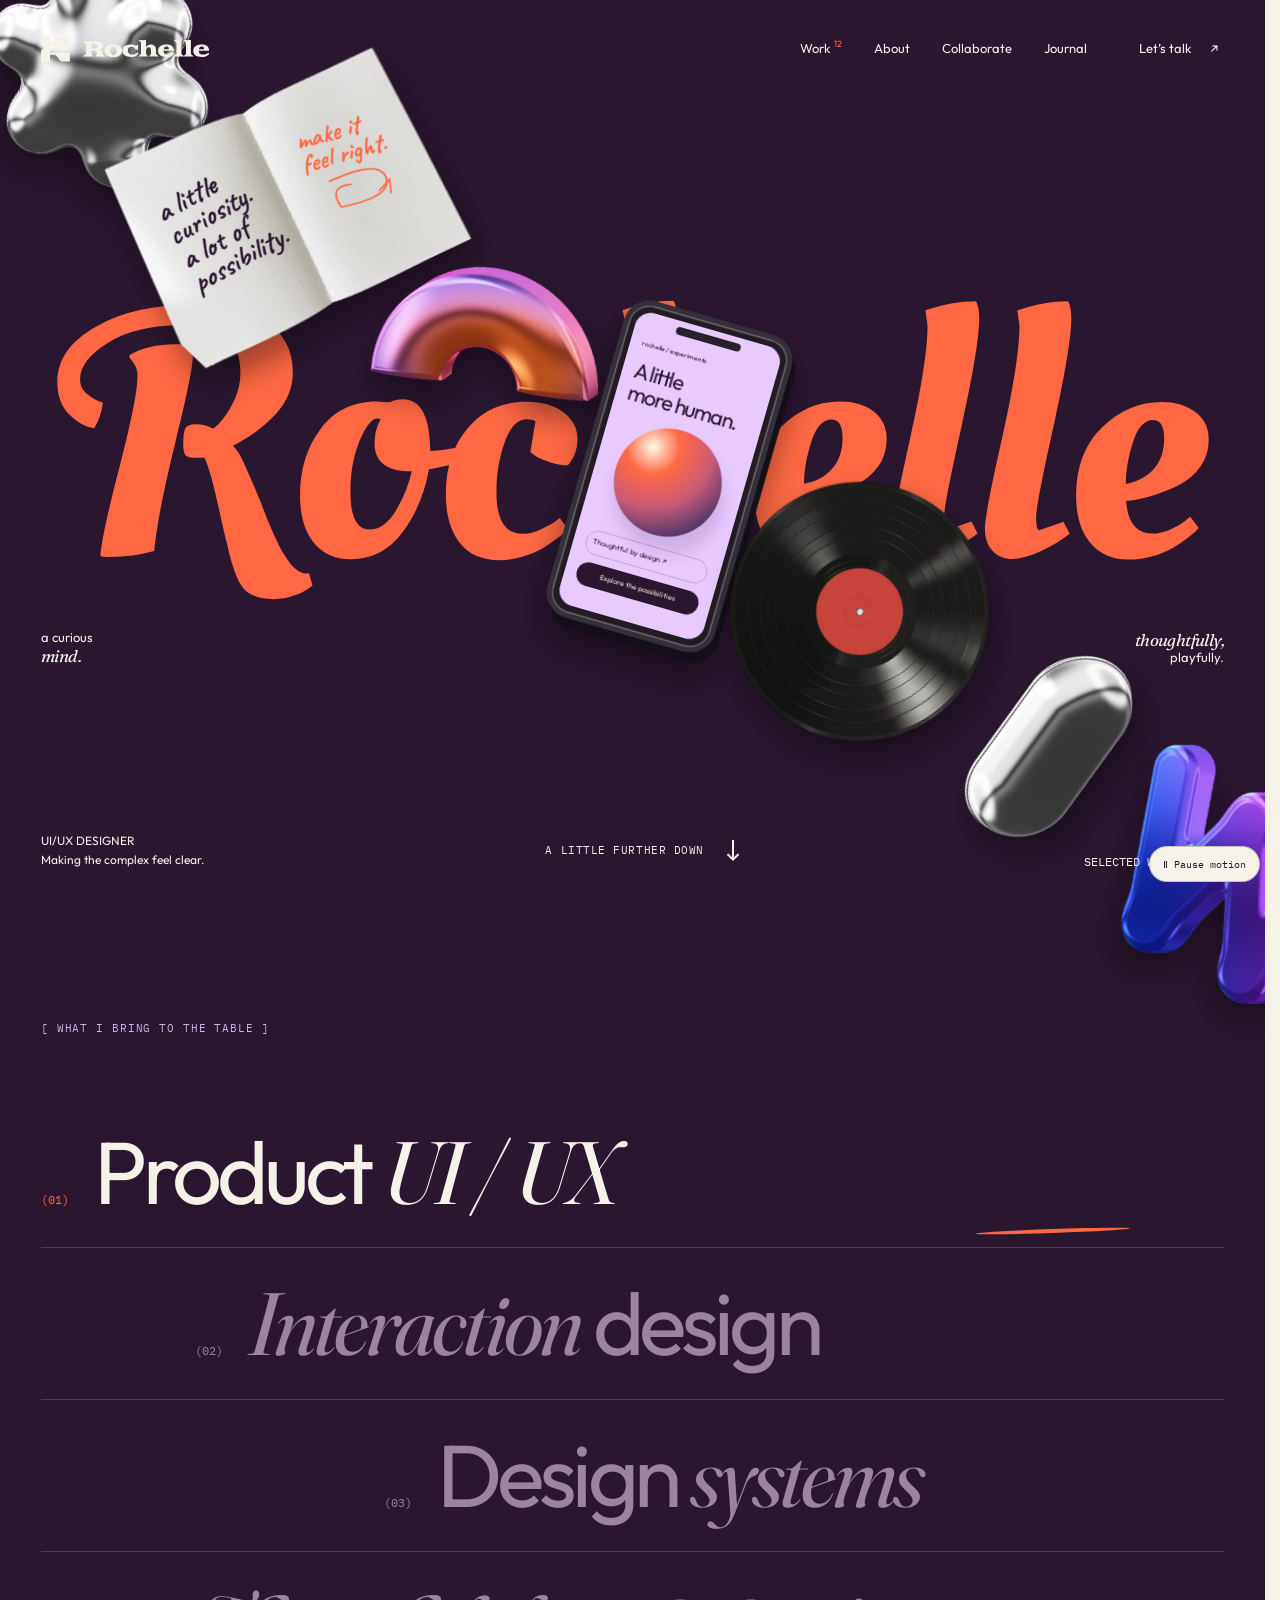
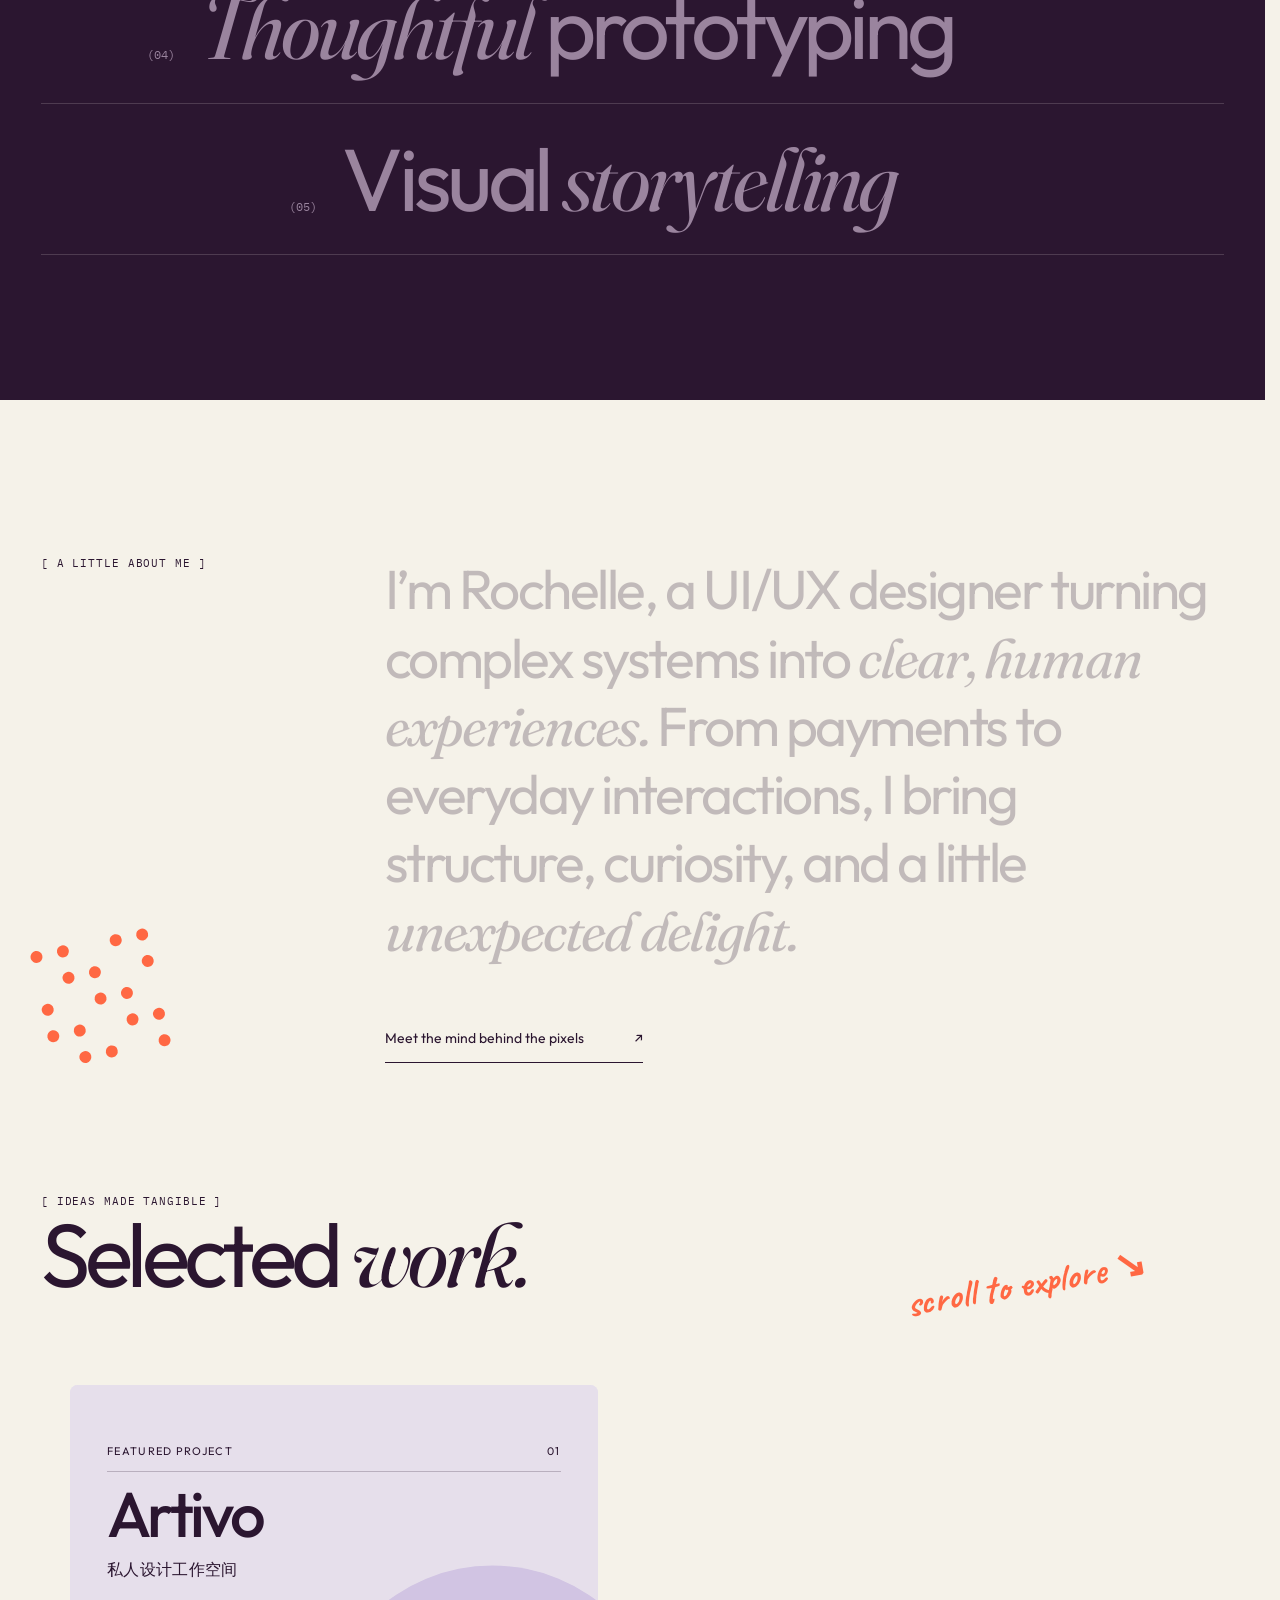
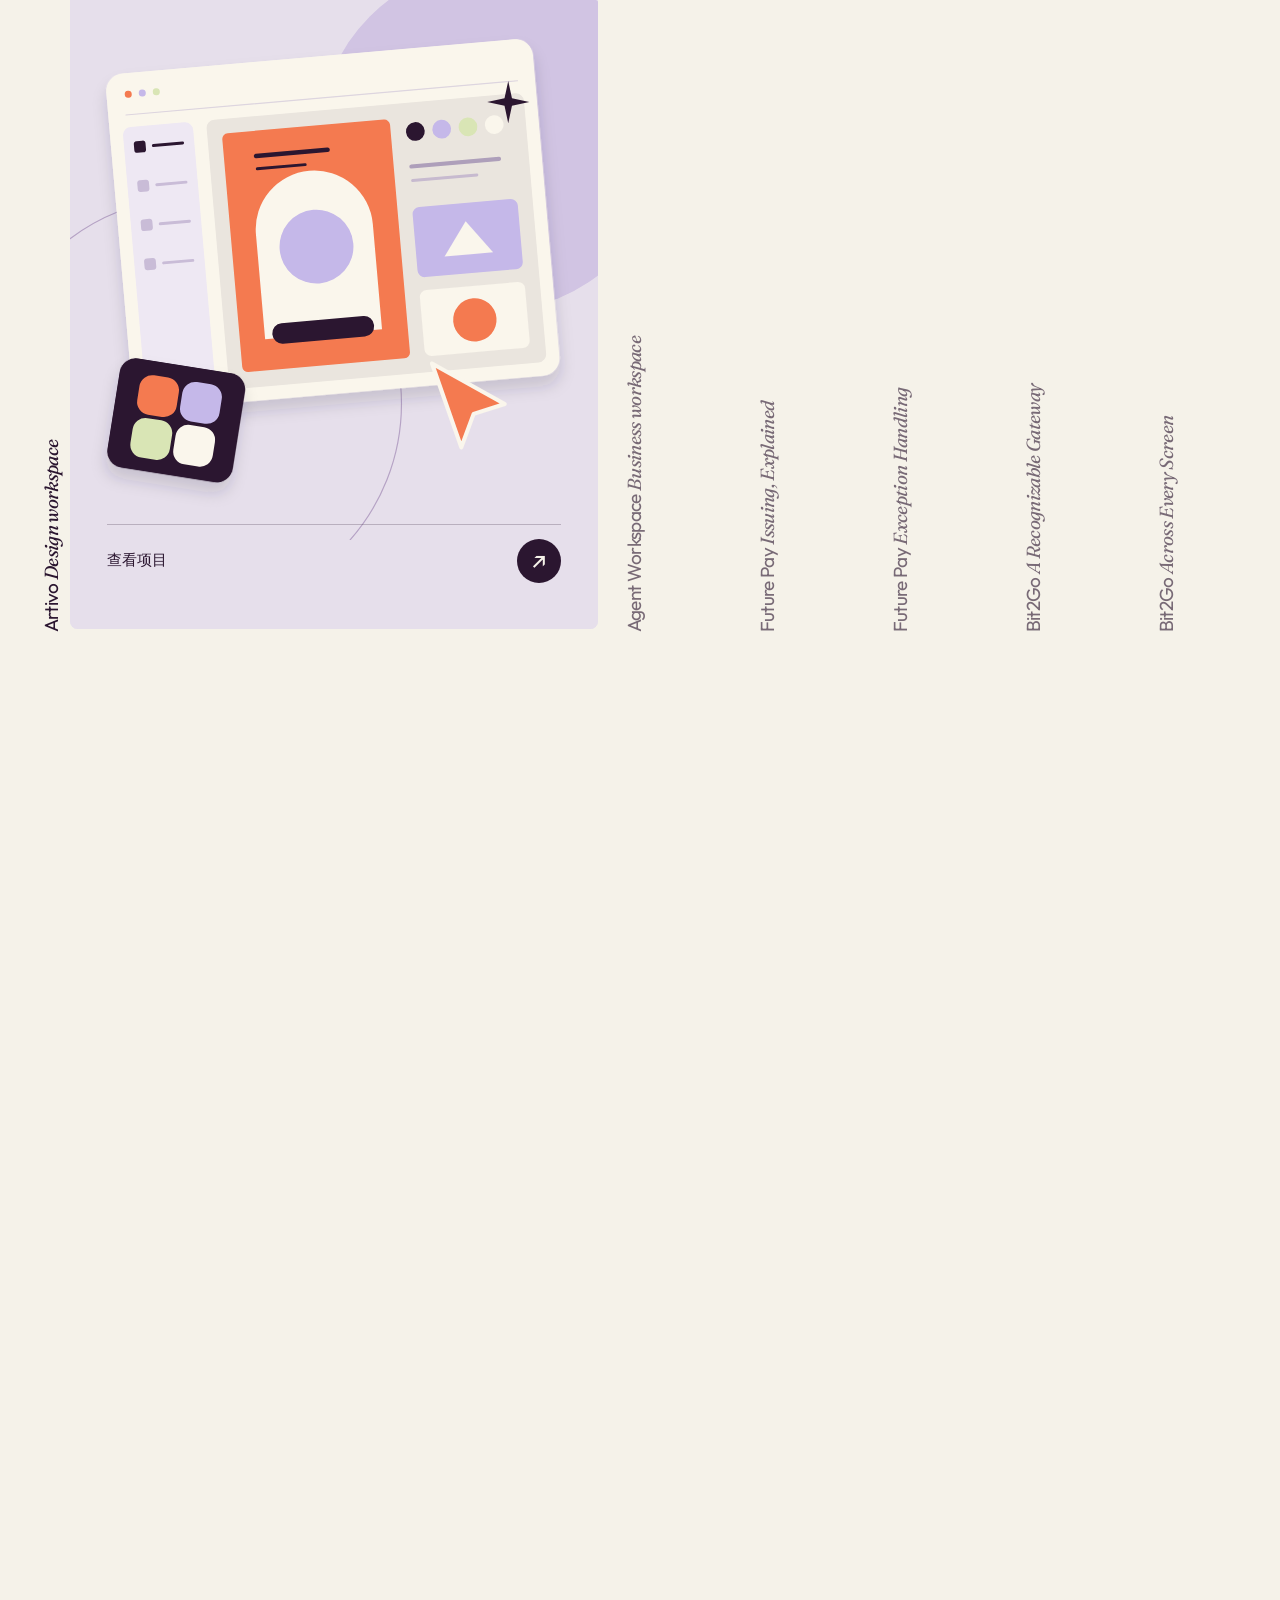
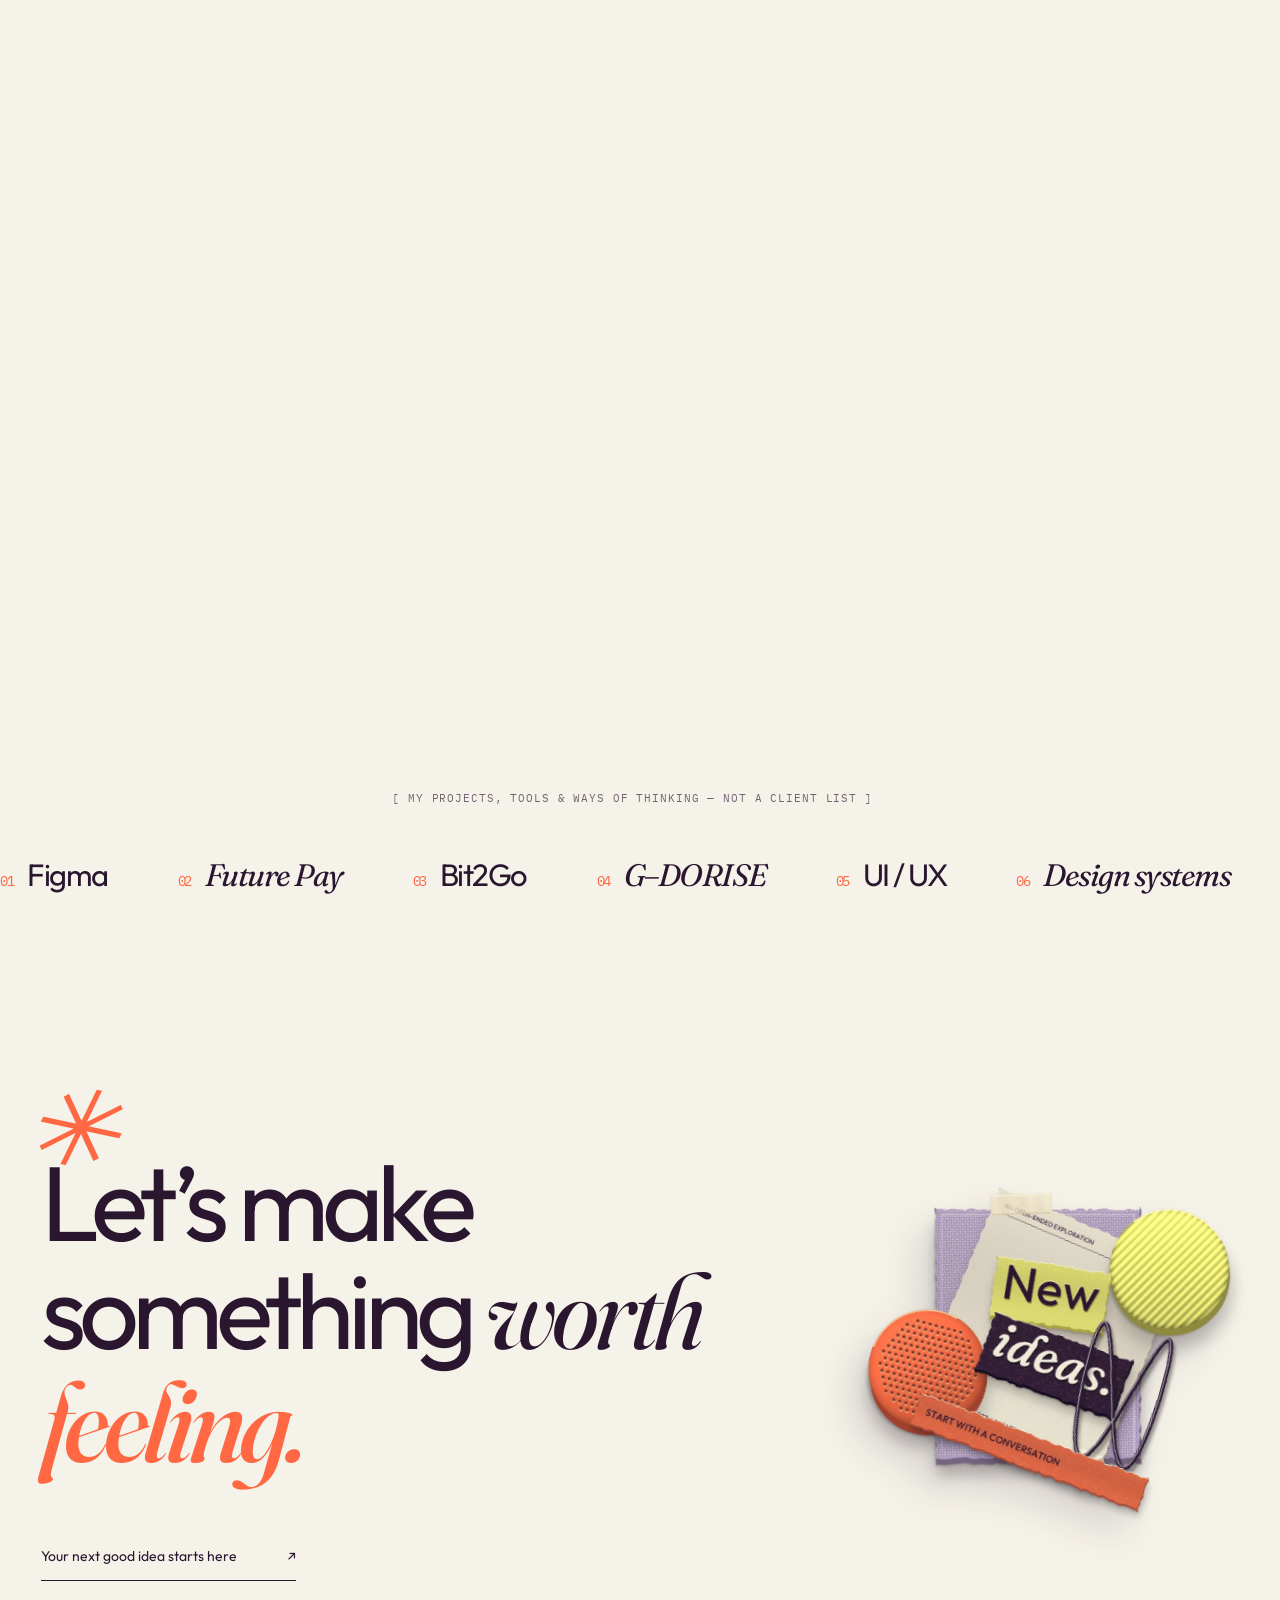
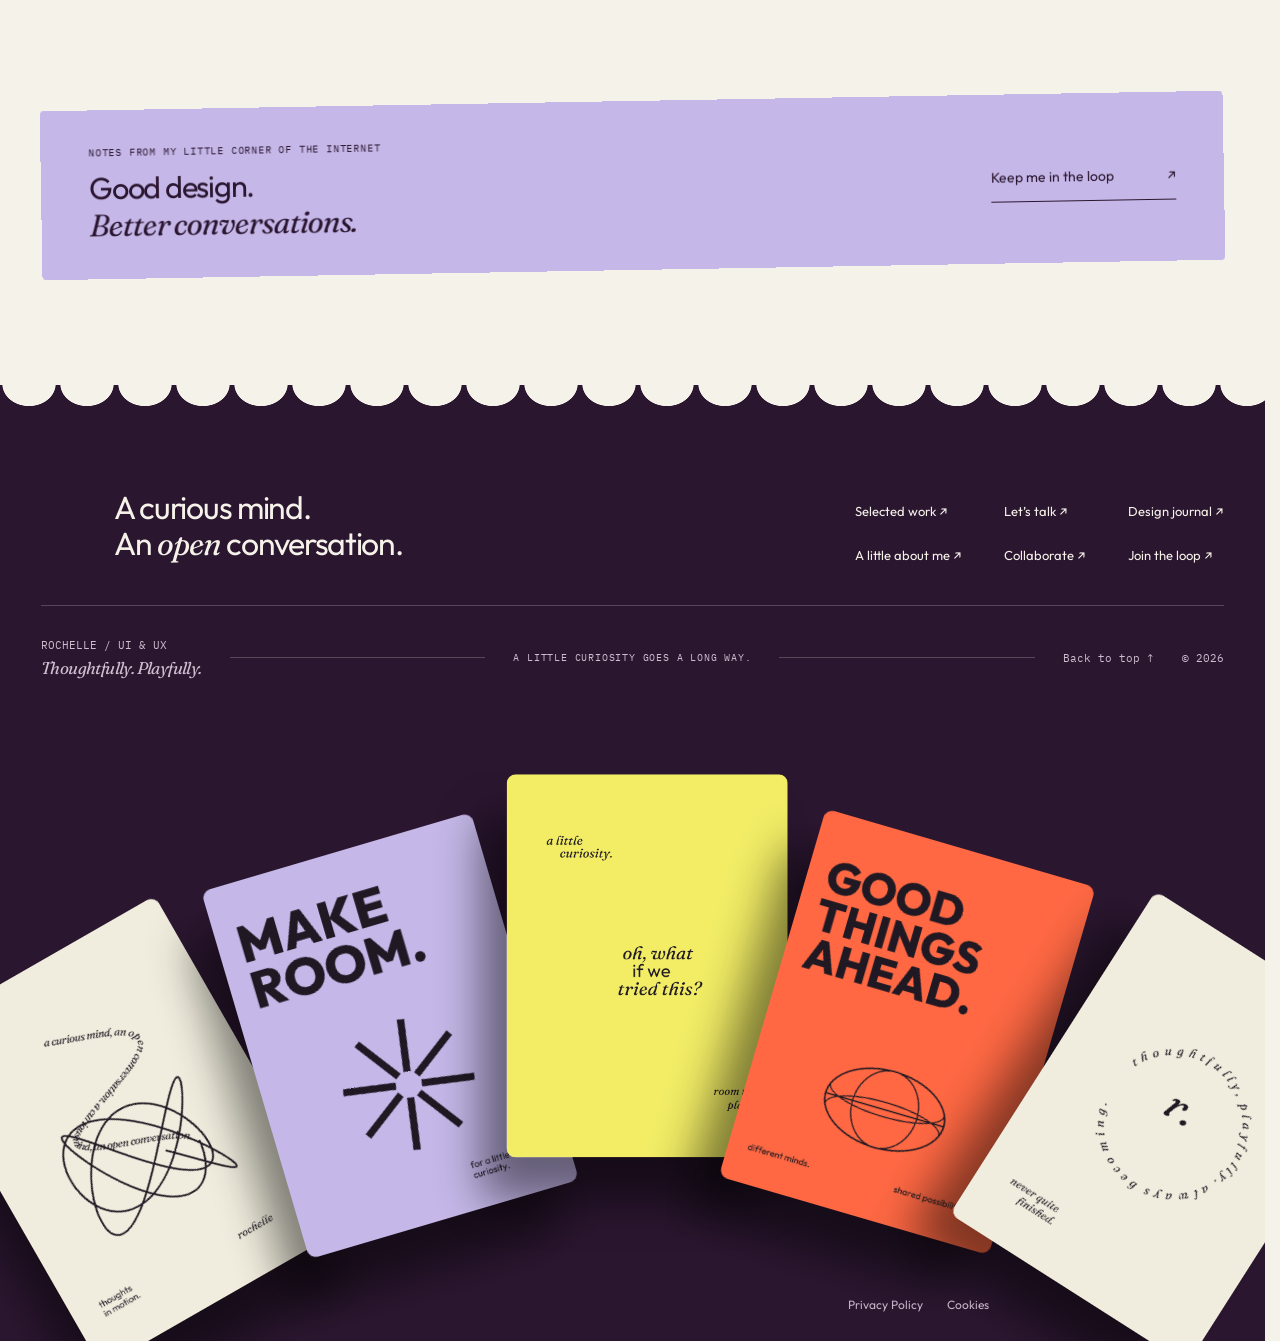
<file: rochelle-loop/index.html>
<!doctype html>
<html lang="en">
<head>
<meta charset="utf-8">
<meta name="viewport" content="width=device-width, initial-scale=1">
<meta name="theme-color" content="#2b1630">
<meta name="description" content="Rochelle — UI/UX designer. Thoughtful interfaces, clear systems and a little unexpected delight. Explore product design, interaction and visual studies.">
<title>Rochelle — Thoughtfully, playfully.</title>
<link rel="icon" href="data:image/svg+xml,%3Csvg xmlns='http://www.w3.org/2000/svg' viewBox='0 0 80 80'%3E%3Crect width='80' height='80' rx='20' fill='%232b1630'/%3E%3Ctext x='20' y='60' font-size='66' font-family='Georgia' font-style='italic' fill='%23ff6843'%3Er%3C/text%3E%3C/svg%3E">
<link rel="stylesheet" href="styles.css">
<link rel="stylesheet" href="projects.css">
<link rel="stylesheet" href="pages.css">
</head>
<body>
<a class="skip-link" href="#main">Skip to content</a>
<header class="site-header" id="site-header">
<a href="#/" class="brand" aria-label="Rochelle, home"><svg class="brand-svg" viewBox="0 0 189 32" aria-hidden="true" focusable="false"><path d="M10 9.30629C10 9.49761 10.2162 9.60888 10.3719 9.49779L20.8824 2H26.7059C29.6298 2 32 4.36978 32 7.29305V12.292L22.2353 19.4083V14.4681C22.2353 13.0389 21.0765 11.8804 19.6471 11.8804H10.2353C10.1054 11.8804 10 11.9857 10 12.1156V19.173C10 19.3029 10.1054 19.4083 10.2353 19.4083H32V29.4062H22.2615C22.2263 29.4062 22.1929 29.3905 22.1706 29.3632L16.1 21.9644C16.0553 21.9099 15.9886 21.8784 15.9181 21.8784H10.2353C10.1054 21.8784 10 21.9837 10 22.1136V29.4062H0V17.1461C0 17.0709 0.0359805 17.0002 0.0968059 16.9559L6.44494 12.3352C6.62912 12.2011 6.53429 11.9098 6.30647 11.9098H0.235294C0.105345 11.9098 0 11.8044 0 11.6745V2H10V9.30629Z" fill="currentColor"/><path d="M49.9961 21.0234V10.1719L46.3633 7.19531C47.0977 7.1875 47.8594 7.17969 48.6484 7.17188C49.4375 7.16406 50.2227 7.16016 51.0039 7.16016C51.7852 7.15234 52.5469 7.14453 53.2891 7.13672C54.0312 7.12891 54.7266 7.125 55.375 7.125C56.0312 7.11719 56.625 7.11328 57.1562 7.11328C57.6875 7.11328 58.1289 7.11328 58.4805 7.11328C59.2227 7.11328 60 7.12891 60.8125 7.16016C61.625 7.19141 62.4219 7.26172 63.2031 7.37109C63.9922 7.47266 64.7383 7.62891 65.4414 7.83984C66.1523 8.04297 66.7734 8.32031 67.3047 8.67188C67.8438 9.01562 68.2695 9.44531 68.582 9.96094C68.9023 10.4688 69.0625 11.082 69.0625 11.8008C69.0625 12.3477 68.9648 12.8398 68.7695 13.2773C68.5742 13.7148 68.293 14.1055 67.9258 14.4492C67.5664 14.793 67.1289 15.0938 66.6133 15.3516C66.0977 15.6094 65.5234 15.832 64.8906 16.0195C65.3828 16.0898 65.8438 16.2578 66.2734 16.5234C66.7109 16.7812 67.0898 17.1094 67.4102 17.5078C67.7305 17.9062 67.9805 18.3672 68.1602 18.8906C68.3477 19.4141 68.4414 19.9766 68.4414 20.5781V21.2578L71.7344 24H60.2031L61.9844 21.5039V20.0625C61.9844 19.6562 61.9258 19.2852 61.8086 18.9492C61.6914 18.6055 61.5312 18.3125 61.3281 18.0703C61.125 17.8203 60.8867 17.6289 60.6133 17.4961C60.3477 17.3555 60.0664 17.2852 59.7695 17.2852H56.1719V21.0234L58.293 24H46.3516L49.9961 21.0234ZM57.8828 14.9883C58.7031 14.9883 59.418 14.9531 60.0273 14.8828C60.6367 14.8125 61.1406 14.6797 61.5391 14.4844C61.9453 14.2891 62.2461 14.0195 62.4414 13.6758C62.6367 13.332 62.7344 12.8906 62.7344 12.3516C62.7344 11.9375 62.6641 11.582 62.5234 11.2852C62.3828 10.9883 62.1914 10.7422 61.9492 10.5469C61.707 10.3438 61.4219 10.1836 61.0938 10.0664C60.7734 9.94141 60.4336 9.85156 60.0742 9.79688C59.7148 9.73438 59.3477 9.69531 58.9727 9.67969C58.5977 9.65625 58.2344 9.64453 57.8828 9.64453H56.1719V14.9883H57.8828ZM70.7891 17.5195C70.7891 16.3398 71.0273 15.3164 71.5039 14.4492C71.9883 13.5742 72.6602 12.8516 73.5195 12.2812C74.3789 11.7031 75.3984 11.2734 76.5781 10.9922C77.7578 10.7109 79.0469 10.5703 80.4453 10.5703C81.8438 10.5703 83.1328 10.7109 84.3125 10.9922C85.4922 11.2734 86.5117 11.7031 87.3711 12.2812C88.2305 12.8516 88.8984 13.5742 89.375 14.4492C89.8594 15.3164 90.1016 16.3398 90.1016 17.5195C90.1016 18.7461 89.8594 19.7969 89.375 20.6719C88.8984 21.5469 88.2305 22.2656 87.3711 22.8281C86.5117 23.3906 85.4922 23.8008 84.3125 24.0586C83.1328 24.3242 81.8438 24.457 80.4453 24.457C79.0469 24.457 77.7578 24.3242 76.5781 24.0586C75.3984 23.8008 74.3789 23.3906 73.5195 22.8281C72.6602 22.2656 71.9883 21.5469 71.5039 20.6719C71.0273 19.7969 70.7891 18.7461 70.7891 17.5195ZM76.9531 17.5195C76.9531 18.2383 77.043 18.8906 77.2227 19.4766C77.4102 20.0625 77.6602 20.5625 77.9727 20.9766C78.293 21.3828 78.6641 21.6992 79.0859 21.9258C79.5156 22.1445 79.9688 22.2539 80.4453 22.2539C80.9219 22.2539 81.3711 22.1445 81.793 21.9258C82.2227 21.6992 82.5938 21.3828 82.9062 20.9766C83.2266 20.5625 83.4766 20.0625 83.6562 19.4766C83.8438 18.8906 83.9375 18.2383 83.9375 17.5195C83.9375 16.793 83.8438 16.1328 83.6562 15.5391C83.4766 14.9453 83.2266 14.4375 82.9062 14.0156C82.5938 13.5938 82.2227 13.2656 81.793 13.0312C81.3711 12.7969 80.9219 12.6797 80.4453 12.6797C79.9688 12.6797 79.5156 12.7969 79.0859 13.0312C78.6641 13.2656 78.293 13.5938 77.9727 14.0156C77.6602 14.4375 77.4102 14.9453 77.2227 15.5391C77.043 16.1328 76.9531 16.793 76.9531 17.5195ZM90.4453 17.4141C90.4453 16.3047 90.6836 15.3242 91.1602 14.4727C91.6445 13.6211 92.3086 12.9062 93.1523 12.3281C93.9961 11.75 94.9922 11.3125 96.1406 11.0156C97.2891 10.7188 98.5312 10.5703 99.8672 10.5703C101.148 10.5703 102.258 10.6992 103.195 10.957C104.141 11.207 104.922 11.5195 105.539 11.8945L107.988 10.4766V16.1484L105.059 16.5C104.91 16 104.707 15.5352 104.449 15.1055C104.191 14.6758 103.879 14.3047 103.512 13.9922C103.152 13.6797 102.742 13.4375 102.281 13.2656C101.82 13.0859 101.316 12.9961 100.77 12.9961C100.27 12.9961 99.7695 13.0664 99.2695 13.207C98.7773 13.3477 98.332 13.5898 97.9336 13.9336C97.543 14.2695 97.2227 14.7227 96.9727 15.293C96.7305 15.8555 96.6094 16.5625 96.6094 17.4141C96.6094 18.1328 96.7344 18.7617 96.9844 19.3008C97.2422 19.8398 97.5781 20.293 97.9922 20.6602C98.4141 21.0195 98.8945 21.2891 99.4336 21.4688C99.9727 21.6484 100.531 21.7383 101.109 21.7383C101.602 21.7383 102.121 21.7109 102.668 21.6562C103.223 21.5938 103.766 21.4805 104.297 21.3164C104.836 21.1523 105.348 20.9258 105.832 20.6367C106.316 20.3477 106.738 19.9727 107.098 19.5117L108.293 20.4492C108.059 21.043 107.695 21.5859 107.203 22.0781C106.719 22.5703 106.129 22.9922 105.434 23.3438C104.746 23.6953 103.965 23.9688 103.09 24.1641C102.223 24.3594 101.293 24.457 100.301 24.457C98.7383 24.457 97.3477 24.3047 96.1289 24C94.9102 23.6953 93.8789 23.2461 93.0352 22.6523C92.1914 22.0586 91.5469 21.3242 91.1016 20.4492C90.6641 19.5664 90.4453 18.5547 90.4453 17.4141ZM111.191 21.1406V8.41406L108.121 5.78906L116.781 5.4375V13.4414C117.367 12.5195 118.117 11.8125 119.031 11.3203C119.953 10.8203 120.996 10.5703 122.16 10.5703C123.066 10.5703 123.871 10.7109 124.574 10.9922C125.285 11.2656 125.879 11.6797 126.355 12.2344C126.84 12.7812 127.207 13.4688 127.457 14.2969C127.707 15.1172 127.832 16.0703 127.832 17.1562V21.1406L131.008 24H120.086L122.242 21.1406V17.4023C122.242 16.9023 122.195 16.4297 122.102 15.9844C122.008 15.5391 121.859 15.1484 121.656 14.8125C121.461 14.4766 121.207 14.2109 120.895 14.0156C120.582 13.8203 120.207 13.7227 119.77 13.7227C119.332 13.7227 118.93 13.8203 118.562 14.0156C118.195 14.2031 117.879 14.4805 117.613 14.8477C117.348 15.207 117.141 15.6523 116.992 16.1836C116.852 16.707 116.781 17.3086 116.781 17.9883V21.1406L118.938 24H108.016L111.191 21.1406ZM130.133 17.707C130.133 16.7539 130.27 15.9141 130.543 15.1875C130.824 14.4609 131.199 13.8359 131.668 13.3125C132.145 12.7812 132.695 12.3398 133.32 11.9883C133.953 11.6367 134.625 11.3555 135.336 11.1445C136.047 10.9336 136.777 10.7852 137.527 10.6992C138.285 10.6133 139.02 10.5703 139.73 10.5703C140.863 10.5703 141.918 10.6953 142.895 10.9453C143.879 11.1953 144.73 11.5977 145.449 12.1523C146.168 12.707 146.73 13.4375 147.137 14.3438C147.551 15.2422 147.758 16.3398 147.758 17.6367H136.309C136.34 18.4492 136.477 19.1211 136.719 19.6523C136.969 20.1758 137.289 20.5938 137.68 20.9062C138.07 21.2109 138.516 21.4258 139.016 21.5508C139.516 21.6758 140.031 21.7383 140.562 21.7383C141.039 21.7383 141.555 21.7109 142.109 21.6562C142.664 21.6016 143.219 21.5 143.773 21.3516C144.328 21.1953 144.859 20.9844 145.367 20.7188C145.875 20.4531 146.316 20.1055 146.691 19.6758L147.887 20.6133C147.691 21.0898 147.418 21.5156 147.066 21.8906C146.715 22.2656 146.312 22.5977 145.859 22.8867C145.406 23.168 144.914 23.4102 144.383 23.6133C143.859 23.8086 143.32 23.9688 142.766 24.0938C142.211 24.2188 141.656 24.3086 141.102 24.3633C140.547 24.4258 140.016 24.457 139.508 24.457C138.078 24.457 136.785 24.3086 135.629 24.0117C134.48 23.7148 133.496 23.2812 132.676 22.7109C131.863 22.1328 131.234 21.4258 130.789 20.5898C130.352 19.7461 130.133 18.7852 130.133 17.707ZM142.086 15.8086C142.086 15.2305 142.031 14.7461 141.922 14.3555C141.82 13.957 141.664 13.6367 141.453 13.3945C141.242 13.1523 140.977 12.9805 140.656 12.8789C140.344 12.7695 139.977 12.7148 139.555 12.7148C138.664 12.7148 137.957 12.9844 137.434 13.5234C136.91 14.0625 136.566 14.8242 136.402 15.8086H142.086ZM150.645 21.1406V8.41406L147.574 5.78906L156.117 5.4375V21.1406L159.293 24H147.469L150.645 21.1406ZM161.184 21.1406V8.41406L158.113 5.78906L166.656 5.4375V21.1406L169.832 24H158.008L161.184 21.1406ZM169.25 17.707C169.25 16.7539 169.387 15.9141 169.66 15.1875C169.941 14.4609 170.316 13.8359 170.785 13.3125C171.262 12.7812 171.812 12.3398 172.438 11.9883C173.07 11.6367 173.742 11.3555 174.453 11.1445C175.164 10.9336 175.895 10.7852 176.645 10.6992C177.402 10.6133 178.137 10.5703 178.848 10.5703C179.98 10.5703 181.035 10.6953 182.012 10.9453C182.996 11.1953 183.848 11.5977 184.566 12.1523C185.285 12.707 185.848 13.4375 186.254 14.3438C186.668 15.2422 186.875 16.3398 186.875 17.6367H175.426C175.457 18.4492 175.594 19.1211 175.836 19.6523C176.086 20.1758 176.406 20.5938 176.797 20.9062C177.188 21.2109 177.633 21.4258 178.133 21.5508C178.633 21.6758 179.148 21.7383 179.68 21.7383C180.156 21.7383 180.672 21.7109 181.227 21.6562C181.781 21.6016 182.336 21.5 182.891 21.3516C183.445 21.1953 183.977 20.9844 184.484 20.7188C184.992 20.4531 185.434 20.1055 185.809 19.6758L187.004 20.6133C186.809 21.0898 186.535 21.5156 186.184 21.8906C185.832 22.2656 185.43 22.5977 184.977 22.8867C184.523 23.168 184.031 23.4102 183.5 23.6133C182.977 23.8086 182.438 23.9688 181.883 24.0938C181.328 24.2188 180.773 24.3086 180.219 24.3633C179.664 24.4258 179.133 24.457 178.625 24.457C177.195 24.457 175.902 24.3086 174.746 24.0117C173.598 23.7148 172.613 23.2812 171.793 22.7109C170.98 22.1328 170.352 21.4258 169.906 20.5898C169.469 19.7461 169.25 18.7852 169.25 17.707ZM181.203 15.8086C181.203 15.2305 181.148 14.7461 181.039 14.3555C180.938 13.957 180.781 13.6367 180.57 13.3945C180.359 13.1523 180.094 12.9805 179.773 12.8789C179.461 12.7695 179.094 12.7148 178.672 12.7148C177.781 12.7148 177.074 12.9844 176.551 13.5234C176.027 14.0625 175.684 14.8242 175.52 15.8086H181.203Z" fill="currentColor"/></svg></a>
<button class="menu-toggle" aria-label="Open navigation" aria-expanded="false" aria-controls="main-nav"><span></span><span></span></button>
<nav class="main-nav" id="main-nav" aria-label="Main navigation">
<a href="#/work" data-nav="work">Work <sup>12</sup></a>
<a href="#/about" data-nav="about">About</a>
<a href="#/careers" data-nav="careers">Collaborate</a>
<a href="#/blog" data-nav="blog">Journal</a>
<a href="#/contact" data-nav="contact" class="header-cta">Let’s talk <span aria-hidden="true">↗</span><svg viewBox="0 0 180 62" aria-hidden="true"><path d="M14 12C39 1 151 2 166 17S175 45 152 51 23 62 9 42 8 18 31 10"/></svg></a>
</nav>
</header>
<main id="main" tabindex="-1"></main>
<div class="pointer-sticker" aria-hidden="true">View ↗</div>
<div id="dialog-root"></div>
<noscript><div class="noscript"><h1>Rochelle — UI/UX designer</h1><p>Please enable JavaScript to explore the interactive portfolio. This file runs locally and does not require an account or installation.</p></div></noscript>
<script src="core.js"></script>
<script src="projects.js"></script>
<script src="pages.js"></script>
<script src="vendor/gsap.min.js"></script>
<script src="vendor/MorphSVGPlugin.min.js"></script>
<script src="app.js"></script>
</body>
</html>
</file>
<file: rochelle-loop/styles.css>
@font-face{font-family:Outfit;src:url('assets/fonts/outfit-variable.woff2') format('woff2');font-style:normal;font-weight:100 900;font-display:swap}
@font-face{font-family:Fraunces;src:url('assets/fonts/fraunces-italic-variable.woff2') format('woff2');font-style:italic;font-weight:100 900;font-display:swap}
@font-face{font-family:Mono;src:url('assets/fonts/ibm-plex-mono-latin-regular.woff2') format('woff2');font-display:swap}
@font-face{font-family:Hand;src:url('assets/fonts/caveat.ttf') format('truetype');font-weight:700;font-display:swap}
:root{--ink:#2b1630;--paper:#f5f2e9;--accent:#ff6843;--lilac:#c5b8e9;--mint:#cde0b6;--line:rgba(43,22,48,.22);--gutter:clamp(22px,3.2vw,64px);--ease:cubic-bezier(.16,1,.3,1)}
*{box-sizing:border-box}html{scrollbar-gutter:stable}body{margin:0;color:var(--ink);background:var(--paper);font:400 16px/1.5 Outfit,Arial,sans-serif;-webkit-font-smoothing:antialiased}body.locked{overflow:hidden}button,input,select,textarea{font:inherit}button,a,input,textarea,select{-webkit-tap-highlight-color:transparent}a{color:inherit;text-decoration:none}button{cursor:pointer;color:inherit}button:disabled{cursor:default}img,video{max-width:100%;display:block}button{background:none;border:0}button,a{touch-action:manipulation}button:focus-visible,a:focus-visible,input:focus-visible,textarea:focus-visible,select:focus-visible,[tabindex]:focus-visible{outline:2px solid var(--accent);outline-offset:6px}::selection{background:var(--lilac);color:var(--ink)}h1,h2,h3,p{margin:0}h1,h2,h3{font-weight:400}em{font-family:Fraunces,'Times New Roman',serif;font-style:italic;font-weight:400;font-optical-sizing:auto;letter-spacing:-.035em}main:focus{outline:none}main{min-height:80svh}svg{overflow:visible}.page-wrap{padding:140px var(--gutter) 100px}.eyebrow{font:11px/1.5 Mono,monospace;text-transform:uppercase;letter-spacing:.08em}.display{font-size:clamp(64px,10.5vw,164px);line-height:.94;letter-spacing:-.07em;font-weight:400}.muted{opacity:.65}.section-head{display:flex;align-items:baseline;justify-content:space-between;gap:24px;margin-bottom:40px}.split{display:grid;grid-template-columns:1fr 1.6fr;gap:8vw}.button{display:inline-flex;align-items:center;justify-content:center;gap:32px;min-height:52px;padding:14px 26px;background:var(--ink);color:var(--paper);border-radius:60px;transition:background .2s,transform .2s}.button:hover{background:#51315b;transform:translateY(-2px)}.text-link{display:inline-flex;gap:50px;align-items:center;min-height:48px;border-bottom:1px solid currentColor}.text-link span{transition:transform .2s}.text-link:hover span{transform:translate(4px,-4px)}.skip-link{position:fixed;top:8px;left:20px;transform:translateY(-150%);z-index:1000;padding:12px 20px;background:var(--paper);color:var(--ink)}.skip-link:focus{transform:none}.sr-only{position:absolute;width:1px;height:1px;overflow:hidden;clip:rect(0,0,0,0);white-space:nowrap}.site-header{position:fixed;top:0;left:0;width:100%;height:98px;z-index:50;padding:18px var(--gutter);display:flex;align-items:center;justify-content:space-between;color:var(--paper);transition:color .2s,background .2s}.site-header.light{color:var(--ink);background:rgba(245,242,233,.94)}.brand{display:inline-flex;align-items:center;width:170px;min-height:44px;flex-shrink:0}.main-nav{display:flex;align-items:center;gap:32px;font-size:13px}.main-nav>a{position:relative;display:flex;align-items:center;min-height:44px;gap:4px}.main-nav>a[aria-current=page]:not(.header-cta):after{content:'';position:absolute;bottom:5px;left:0;right:0;height:1px;background:currentColor}.main-nav sup{font-size:9px;align-self:flex-start;margin-top:10px;color:var(--accent)}.header-cta{padding:0 20px;isolation:isolate}.header-cta span{margin-left:15px}.header-cta svg{position:absolute;inset:-7px -7px;width:calc(100% + 14px);height:64px;z-index:-1;fill:none;stroke:var(--lilac);stroke-width:3;stroke-dasharray:420;stroke-dashoffset:420;transition:stroke-dashoffset .45s}.header-cta:hover svg,.header-cta:focus-visible svg{stroke-dashoffset:0}.menu-toggle{display:none;width:48px;height:48px}.menu-toggle span{display:block;background:currentColor;width:25px;height:1px;margin:7px auto;transition:transform .3s}.home-opening{position:relative;isolation:isolate;overflow:clip;background:var(--ink)}.hero{height:100svh;min-height:0;background:var(--ink);color:var(--paper);position:relative;z-index:1;isolation:isolate}.hero-headline{position:absolute;top:50%;left:50%;transform:translate(-50%,-50%);width:min(94%,1600px);color:var(--accent);line-height:0;z-index:1;pointer-events:none}.hero-logo{display:block;width:100%;height:auto;overflow:visible;transform-origin:50% 50%;fill:currentColor}.hero-side{position:absolute;z-index:16;top:70%;font-size:13px;line-height:1.2;max-width:100px}.hero-side.left{left:var(--gutter)}.hero-side.right{right:var(--gutter);text-align:right}.hero-side em{font-size:17px}.hero-bottom{position:absolute;bottom:31px;left:var(--gutter);right:var(--gutter);display:flex;align-items:flex-end;justify-content:space-between;z-index:16}.hero-bottom p{font-size:12px;line-height:1.6}.hero-bottom .hero-scroll{display:flex;align-items:center;gap:20px;font:11px Mono;text-transform:uppercase;letter-spacing:.05em}.hero-scroll span{font-size:30px}.hero-year{font:12px Mono}.object-plane{--object-size:clamp(160px,22vw,340px);position:absolute;inset:0;z-index:2;pointer-events:none}.hero-object{position:absolute;left:0;top:0;width:calc(var(--object-size)*var(--object-scale));transform-origin:50% 50%;will-change:transform}.hero-object-art{container-type:inline-size;display:grid;place-items:center;width:100%;filter:drop-shadow(0 18px 16px rgba(0,0,0,.40))}.hero-object-art>img{width:100%;height:auto;object-fit:contain}.services-home{position:relative;z-index:0;background:var(--ink);color:var(--paper);padding:120px var(--gutter) 145px}.services-home>.eyebrow{margin-bottom:60px;color:var(--lilac)}.service-row{position:relative;border-bottom:1px solid #f5f2e92b;padding:25px 0;display:flex;align-items:baseline;gap:25px;font-size:clamp(45px,6.9vw,112px);line-height:1.13;letter-spacing:-.055em;color:#9a849e;transition:color .3s}.service-row:nth-of-type(2){padding-left:13%}.service-row:nth-of-type(3){padding-left:29%}.service-row:nth-of-type(4){padding-left:9%}.service-row:nth-of-type(5){padding-left:21%}.service-row small{font:12px Mono;letter-spacing:0;transition:color .3s}.service-row.active,.service-row:hover{color:var(--paper)}.service-row.active small,.service-row:hover small{color:var(--accent)}.service-row.active:after{content:'';width:clamp(70px,12vw,180px);height:4px;background:var(--accent);position:absolute;right:8%;bottom:14px;transform:rotate(-2deg);border-radius:50%}.intro{padding:155px var(--gutter) 130px;position:relative;display:grid;grid-template-columns:1fr 3fr;gap:5vw;overflow:hidden}.intro-left{display:flex;flex-direction:column;justify-content:space-between;align-items:flex-start}.dot-flower{width:125px;height:125px;display:grid;grid-template-columns:repeat(5,1fr);gap:10px;transform:rotate(-12deg);margin-top:50px}.dot-flower i{width:12px;height:12px;border-radius:50%;background:var(--accent)}.dot-flower i:nth-child(3n){opacity:0}.intro-text{font-size:clamp(28px,4.3vw,69px);line-height:1.24;letter-spacing:-.045em}.intro-word{opacity:.25}.intro-text em{color:var(--ink)}.intro .text-link{margin-top:50px;font-size:14px}.selected-heading{padding:0 var(--gutter) 45px;display:flex;align-items:flex-end;justify-content:space-between}.selected-heading h2{font-size:clamp(48px,7vw,108px);line-height:1;letter-spacing:-.06em}.selected-heading .scribble{font:700 38px Hand;color:var(--accent);transform:rotate(-10deg);padding-right:6vw}.client-band{padding:85px 0 110px;overflow:hidden}.client-band>.eyebrow{text-align:center;margin-bottom:45px;opacity:.65}.marquee-viewport{overflow:hidden}.marquee-track{display:flex;width:max-content;animation:marquee 38s linear infinite;animation-play-state:paused}.in-view .marquee-track{animation-play-state:running}.marquee-group{display:flex;align-items:center;gap:70px;padding-right:70px;flex-shrink:0}.client-name{font-size:31px;letter-spacing:-1.5px;white-space:nowrap}.client-name:nth-child(2n){font-family:Fraunces;font-style:italic}.client-name small{font:14px Mono;margin-right:14px;color:var(--accent)}@keyframes marquee{to{transform:translateX(-50%)}}.project-cta{position:relative;padding:140px var(--gutter) 120px;min-height:660px;overflow:hidden}.cta-content{position:relative;z-index:2;width:70%}.project-cta h2{font-size:clamp(56px,8.3vw,136px);line-height:1.02;letter-spacing:-.065em}.project-cta h2 .hand{font:italic 500 1.06em/1 Fraunces,serif;color:var(--accent);display:inline-block;letter-spacing:-.045em;padding-right:20px}.project-cta .text-link{margin-top:55px;font-size:14px}.cta-notebook{position:absolute;width:38%;right:1%;top:21%;transform:rotate(15deg);animation:notebookFloat 7s ease-in-out infinite;animation-play-state:paused}.project-cta.in-view .cta-notebook{animation-play-state:running}.cta-notebook img{width:100%}.cta-notebook.cta-collage { width:30%;right:2%;top:20%;filter:drop-shadow(-10px 24px 18px #2b163024) }.cta-collage > img { width:100%;height:auto;object-fit:contain }.cta-spark{position:absolute;left:2%;top:7%;color:var(--accent);font:italic 110px Fraunces,serif;transform:rotate(12deg)}@keyframes notebookFloat{0%,100%{transform:rotate(15deg) translateY(0)}50%{transform:rotate(10deg) translateY(-16px)}}.newsletter-strip{background:var(--lilac);margin:0 var(--gutter) 115px;padding:35px 48px;display:flex;align-items:center;justify-content:space-between;gap:30px;transform:rotate(-1deg);border-radius:4px}.newsletter-strip p{font-size:clamp(22px,2.4vw,38px);line-height:1.2;letter-spacing:-.04em}.newsletter-strip .eyebrow{font-size:10px;display:block;margin-bottom:10px}.newsletter-strip button{min-height:48px;border-bottom:1px solid var(--ink);font-size:14px;padding:8px 0;white-space:nowrap}.newsletter-strip button span{margin-left:50px}.pointer-sticker{position:fixed;left:0;top:0;z-index:150;background:var(--accent);color:var(--ink);width:88px;height:70px;border-radius:50% 44% 48% 35%;font:700 30px Hand;display:grid;place-items:center;pointer-events:none;opacity:0;transition:opacity .15s;will-change:transform}.pointer-sticker.visible{opacity:1}.reveal{opacity:1}.motion-ready .reveal{opacity:0;transform:translateY(25px);transition:opacity .7s ease-out,transform .8s var(--ease)}.motion-ready .reveal.in-view{opacity:1;transform:none}.overlay{position:fixed;inset:0;z-index:100;display:flex;align-items:center;justify-content:center;background:rgba(0,0,0,.17);backdrop-filter:blur(6px);opacity:0;transition:opacity .3s ease-out;padding:20px}.overlay.open{opacity:1}.dialog-panel{position:relative;background:var(--paper);border-radius:16px;width:min(520px,100%);max-height:86dvh;overflow:auto;overscroll-behavior:contain;padding:48px;transform:translateY(12px) scale(.98);transition:transform .3s var(--ease);color:var(--ink)}.overlay.open .dialog-panel{transform:none}.dialog-close{position:absolute;right:15px;top:15px;width:44px;height:44px;border:1px solid var(--line);border-radius:50%;font-size:24px;background:var(--paper);z-index:3}.dialog-panel h2{font-size:52px;letter-spacing:-.06em;line-height:1.05;margin:30px 0 20px}.dialog-panel p{font-size:14px;line-height:1.6}.newsletter-form{margin-top:25px}.newsletter-form label{display:block;font-size:12px;margin-bottom:8px}.newsletter-form input{width:100%;background:transparent;border:0;border-bottom:1px solid var(--ink);border-radius:0;padding:12px 0;outline-offset:3px}.newsletter-form .button{margin-top:24px;width:100%}.form-status{margin-top:16px;min-height:24px;font-size:13px}.demo-note{opacity:.65;margin-top:18px;font-size:11px!important}.overlay.article-overlay{padding:0;justify-content:flex-end;align-items:stretch}.article-overlay .dialog-panel{width:55%;max-width:760px;height:100dvh;max-height:none;border-radius:16px 0 0 16px;transform:translateX(100%);transition:transform 1s cubic-bezier(.1,.9,.2,1);padding:65px 50px}.article-overlay.open .dialog-panel{transform:translateX(0)}.article-overlay .dialog-close{position:sticky;float:right;top:0;margin:-45px -30px 10px 20px}.article-overlay h1{font-size:clamp(36px,4vw,66px);line-height:1.08;letter-spacing:-.06em;margin:30px 0}.article-overlay h2{font-size:30px;margin:45px 0 15px;line-height:1.2}.article-overlay p{font-size:16px;line-height:1.85;margin:18px 0}.article-overlay img{width:100%;border-radius:10px;margin:30px 0}.article-overlay blockquote{font:italic 30px/1.4 Fraunces;border-left:3px solid var(--accent);padding-left:20px;margin:30px 0}.article-overlay .eyebrow{color:#775777}.noscript{padding:150px 30px}.media-expanded{position:fixed!important;inset:5vh 5vw!important;z-index:90!important;width:90vw!important;height:90vh!important;background:var(--ink);object-fit:contain}.media-error{padding:20px;background:var(--lilac);font-size:13px}.motion-control{position:fixed;bottom:18px;right:20px;z-index:49;background:var(--paper);color:var(--ink);border:1px solid var(--line);border-radius:30px;padding:8px 13px;font:10px Mono;box-shadow:0 3px 10px #2b163010;min-height:36px}.motion-control[aria-pressed=true]{background:var(--lilac)}.motion-paused *{animation-play-state:paused!important}
.hero-object .book{position:relative;width:100%;container-type:inline-size}.book img{width:100%;height:auto}.book .book-note{position:absolute;top:26%;left:13%;width:34%;color:var(--ink);font:700 9cqw/.9 Hand;white-space:nowrap;transform:rotate(-5deg)}.book .book-doodle{position:absolute;right:10%;top:27%;width:32%;color:var(--accent);font:700 8cqw/.9 Hand;white-space:nowrap;transform:rotate(8deg)}.book-doodle svg{display:block;width:100%;height:16cqw;fill:none;stroke:currentColor;stroke-width:3}
.phone-object{background:#211c23;border:1.75cqw solid #343039;border-radius:9cqw;width:60%;aspect-ratio:9/17;padding:2.5cqw;box-shadow:inset 0 0 0 .5cqw #726471,2cqw 3cqw 0 #140f18}.phone-screen{position:relative;font-size:4cqw;border-radius:5.5cqw;background:#e8caff;height:100%;overflow:hidden;padding:7cqw 4cqw 3.5cqw;color:var(--ink)}.phone-screen:before{content:'';position:absolute;width:45%;height:2.75cqw;left:27%;top:2cqw;background:#26212a;border-radius:5cqw}.phone-screen small{font-size:2.25cqw}.phone-screen h3{font-size:7.5cqw;line-height:1.05;letter-spacing:-.5cqw;margin-top:3.5cqw}.phone-orb{width:85%;aspect-ratio:1;margin:4cqw auto;border-radius:50%;background:radial-gradient(circle at 28% 22%,#fff9e7 0,#ff6843 24%,#c85a78 53%,#543867 79%,#29182f 100%);box-shadow:2cqw 5cqw 5cqw #69407833}.phone-screen .phone-pill{border:.25cqw solid #2b163033;border-radius:5cqw;font-size:2.5cqw;padding:2cqw;margin:3cqw 0}.phone-screen .phone-bar{background:var(--ink);color:var(--paper);padding:2.25cqw;font-size:2.5cqw;border-radius:5cqw;text-align:center}
@media(max-width:1023px){.main-nav{gap:19px}.header-cta{padding:0 8px}.object-plane{--object-size:25vw}.hero-side{top:40%}.intro{grid-template-columns:1fr 3fr;gap:35px}.article-overlay .dialog-panel{width:78%}}
@media(max-width:767px){html{scrollbar-gutter:auto}.site-header{height:80px;padding-top:12px;padding-bottom:12px}.brand{width:142px}.menu-toggle{display:block;z-index:2}.main-nav{position:absolute;top:0;left:0;right:0;min-height:100dvh;background:var(--ink);color:var(--paper);padding:120px 30px 50px;display:flex;flex-direction:column;align-items:flex-start;justify-content:flex-start;gap:10px;transform:translateY(-110%);visibility:hidden;transition:transform .55s var(--ease),visibility .55s;font-size:42px}.main-nav>a{padding:10px 0;min-height:58px}.main-nav sup{font-size:13px}.menu-open .main-nav{transform:none;visibility:visible}.menu-open .brand,.menu-open .menu-toggle{color:var(--paper);z-index:2}.menu-open .menu-toggle span:nth-child(1){transform:translateY(4px) rotate(45deg)}.menu-open .menu-toggle span:nth-child(2){transform:translateY(-4px) rotate(-45deg)}.header-cta svg{display:none}.page-wrap{padding-top:125px;padding-bottom:65px}.display{font-size:clamp(56px,15vw,100px)}.hero{min-height:0}.hero-headline{width:calc(100% - 28px)}.object-plane{--object-size:min(44vw,230px)}.hero-side{top:24%;font-size:10px;max-width:75px}.hero-side.right{top:68%}.hero-side em{font-size:13px}.hero-bottom{bottom:30px;align-items:flex-end}.hero-bottom p{font-size:10px;max-width:140px}.hero-bottom .hero-scroll{font-size:9px;gap:8px}.hero-year{display:none}.services-home{padding:75px var(--gutter) 80px}.services-home>.eyebrow{margin-bottom:35px}.service-row{font-size:10.5vw;gap:12px;padding:20px 0!important;white-space:nowrap}.service-row small{font-size:9px}.service-row.active:after{right:0;bottom:10px;width:65px;height:2px}.intro{padding:80px var(--gutter);display:block}.intro-left{flex-direction:row;align-items:center;margin-bottom:35px}.dot-flower{width:60px;height:60px;gap:5px;margin:0}.dot-flower i{width:6px;height:6px}.intro-text{font-size:32px;line-height:1.25}.intro .text-link{margin-top:32px}.selected-heading{padding-bottom:30px}.selected-heading h2{font-size:45px}.selected-heading .scribble{font-size:28px;padding:0}.client-band{padding:55px 0 65px}.client-band>.eyebrow{font-size:9px}.marquee-group{gap:35px;padding-right:35px}.client-name{font-size:24px}.project-cta{padding:90px var(--gutter) 60px;min-height:0}.cta-content{width:100%}.project-cta h2{font-size:14vw}.project-cta .text-link{margin-top:35px;font-size:12px;gap:20px}.cta-notebook.cta-collage { position:relative;width:min(68%,260px);top:auto;bottom:auto;right:auto;margin:42px 0 0 auto }.cta-spark{font-size:65px;top:15px;left:auto;right:15%}.newsletter-strip{margin-bottom:70px;padding:28px 24px;align-items:flex-start;flex-direction:column;gap:22px}.newsletter-strip p{font-size:26px}.newsletter-strip button{width:100%;text-align:left;display:flex;justify-content:space-between;align-items:center}.split{grid-template-columns:1fr;gap:30px}.section-head{align-items:flex-start}.pointer-sticker{display:none}.dialog-panel{padding:35px 25px}.dialog-panel h2{font-size:43px}.article-overlay .dialog-panel{width:100%;max-width:none;border-radius:0;padding:70px 25px 40px}.article-overlay .dialog-close{margin:-45px 0 10px 20px}.article-overlay h1{font-size:40px}.motion-control{right:12px;bottom:12px;min-height:44px;padding:10px 12px;font-size:9px}}
@media(prefers-reduced-motion:reduce){*,*:before,*:after{animation:none!important;scroll-behavior:auto!important;transition-duration:.12s!important}.motion-ready .reveal{opacity:1;transform:none}.intro-word{opacity:1}.cta-notebook{animation:none}.pointer-sticker{display:none}.article-overlay .dialog-panel{transition:opacity .12s;transform:none}.hero-object{will-change:auto}.marquee-track{animation:none}.client-band .marquee-group{flex-wrap:wrap;width:100vw;justify-content:center;padding:0 25px;gap:30px}.client-band .marquee-group[aria-hidden]{display:none}.motion-control{display:none}}

.motion-ready h1.reveal{overflow:hidden;transform:none}.heading-inner{display:block;transform:translateY(110%);transition:transform .9s cubic-bezier(.16,1,.3,1)}.in-view .heading-inner{transform:none}.work-marquee-track{animation-play-state:paused!important}.work-marquee.in-view .work-marquee-track{animation-play-state:running!important}.page-hidden *{animation-play-state:paused!important}@media(prefers-reduced-motion:reduce){.heading-inner{transform:none}}
@media(max-width:767px){.service-row{font-size:8vw}.hero-bottom{bottom:76px}.hero-bottom .hero-scroll{max-width:126px;text-align:right}.hero-bottom .hero-scroll span{flex-shrink:0}}
.cta-notebook>img{height:auto}.project-card:hover .project-view{opacity:0}.project-card:focus-within .project-view{opacity:1}

/* The footer uses the reference's 1402 × 1060 artboard, not a shared fan pivot. */
.footer-view .site-header:not(.menu-open):not(:has(:focus-visible)){transform:translateY(-110%)}
.site-footer{position:relative;isolation:isolate;overflow:clip;aspect-ratio:1402/1060;min-height:100svh;background:var(--ink);color:var(--paper)}
.footer-viewport{position:sticky;top:0;height:100svh;transform-origin:0 0}
.footer-canvas{position:relative;width:100%;aspect-ratio:1402/1060;min-height:100svh;transform-origin:0 0}
.footer-wave{position:absolute;z-index:2;inset:-1px 0 auto;height:24px;pointer-events:none;background:radial-gradient(ellipse at 50% 0%,var(--paper) 0 64%,transparent 66%) 0 0/58px 24px repeat-x}
.footer-top{position:absolute;top:11%;left:9%;right:var(--gutter);display:flex;align-items:flex-start;justify-content:space-between;gap:36px}
.footer-top h2{font-size:clamp(26px,2.5vw,42px);line-height:1.12;letter-spacing:-.04em}
.footer-links{display:flex;gap:clamp(24px,3.3vw,60px);font-size:13px}
.footer-links>div{display:flex;flex-direction:column}
.footer-links a,.footer-links button{display:flex;align-items:center;min-height:44px;padding:0;text-align:left}
.footer-links a:hover,.footer-links button:hover,.footer-bottom a:hover{color:var(--lilac)}
.footer-meta{position:absolute;top:23%;left:var(--gutter);right:var(--gutter);display:flex;align-items:center;gap:28px;border-top:1px solid #f5f2e938;padding-top:30px;font:11px Mono;color:#d0bccf}
.footer-meta p{flex-shrink:0;display:flex;flex-direction:column;gap:5px}
.footer-meta em{font-size:17px}.footer-meta .eyebrow{font-size:10px}
.footer-meta-line{height:1px;flex:1;background:#f5f2e938}
.footer-meta a{display:flex;align-items:center;min-height:44px}
.footer-fan{position:absolute;inset:0;pointer-events:none}
.footer-card{position:absolute;width:22.1816%;aspect-ratio:311/425;transform:translate(-50%,-50%)}
.footer-card:nth-child(1){left:10.101%;top:78.142%}
.footer-card:nth-child(2){left:30.845%;top:68.109%}
.footer-card:nth-child(3){left:51.141%;top:60.708%}
.footer-card:nth-child(4){left:71.738%;top:67.598%}
.footer-card:nth-child(5){left:92.574%;top:77.704%}
.footer-card-motion{width:100%;height:100%;transform:rotate(var(--angle));transform-origin:50% 50%}
.footer-card img{width:100%;height:100%;object-fit:cover;border-radius:9px;box-shadow:-26px 44px 45px #0000007d;user-select:none}
.footer-bottom{position:absolute;bottom:1.5%;left:67%;display:flex;gap:24px;z-index:1;font-size:12px;color:#c6b1c6}
.footer-bottom a{display:flex;align-items:center;min-height:44px;white-space:nowrap}
.footer-keyboard .footer-viewport,.motion-paused .footer-viewport{position:relative;height:auto;transform:none!important}
.footer-keyboard .footer-canvas,.motion-paused .footer-canvas{transform:none!important;opacity:1!important}
@media(max-width:1023px){
  .site-footer{aspect-ratio:auto;min-height:0}
  .footer-viewport{position:relative;height:auto;transform:none!important}
  .footer-canvas{aspect-ratio:auto;min-height:0;transform:none!important;opacity:1!important}
  .footer-top{position:relative;inset:auto;padding:85px var(--gutter) 35px;gap:30px}
  .footer-top h2{font-size:30px}
  .footer-links{gap:22px;font-size:12px;flex-wrap:wrap}
  .footer-meta{position:relative;inset:auto;margin:0 var(--gutter);padding-top:25px;gap:20px;flex-wrap:wrap}
  .footer-meta>.eyebrow{display:none}
  .footer-meta-line{min-width:20px}
  .footer-fan{position:relative;inset:auto;height:clamp(400px,69vw,680px);margin-top:32px;overflow:clip}
  .footer-card{width:clamp(155px,29vw,290px)}
  .footer-card:nth-child(1){left:-2%;top:72%}
  .footer-card:nth-child(2){left:23%;top:55%}
  .footer-card:nth-child(3){left:50%;top:45%}
  .footer-card:nth-child(4){left:77%;top:55%}
  .footer-card:nth-child(5){left:102%;top:72%}
  .footer-card img{box-shadow:-15px 26px 30px #00000070}
  .footer-bottom{position:relative;inset:auto;justify-content:center;padding:6px 22px 78px;gap:28px}
}
@media(max-width:600px){
  .footer-top{flex-direction:column;gap:26px}
  .footer-top h2{font-size:35px}
  .footer-links{width:100%;justify-content:space-between;gap:12px;font-size:11px}
  .footer-meta{gap:14px;font-size:9px}
  .footer-meta em{font-size:15px}
  .footer-meta-line:nth-of-type(3){display:none}
  .footer-card{width:42%}
}
@media(prefers-reduced-motion:reduce){
  .footer-viewport{position:relative;height:auto;transform:none!important}
  .footer-canvas{transform:none!important;opacity:1!important}
}
.footer-viewport,.footer-canvas,.footer-card-motion{transition-property:none}

/* One open image, independent labels, scroll-linked track — no width morph. */
@media(min-width:1024px){.gallery-view .site-header.light{background:transparent}}
.accordion-section{position:relative;height:640svh;background:var(--paper)}
.accordion-sticky{position:sticky;top:0;height:100svh;overflow:hidden}
.accordion-track{display:flex;align-items:center;width:max-content;height:100%;padding:40px 32px 0}
.accordion-card{position:relative;display:block;flex:none;min-width:clamp(80px,10.4vw,200px);height:100%;color:var(--ink);pointer-events:none}
.accordion-card:not(.is-active){color:color-mix(in srgb,var(--ink) 62%,var(--paper))}
.accordion-name{position:absolute;bottom:0;left:1.5vw;display:block;white-space:nowrap;transform:rotate(-90deg);transform-origin:0 50%;font-size:clamp(19px,1.4vw,28px);line-height:1.3;letter-spacing:-.035em;pointer-events:auto}
.accordion-card:hover .accordion-name,.accordion-card:focus-visible .accordion-name{color:var(--ink)}
.accordion-card:focus-visible{outline-offset:-2px}
.accordion-media{position:relative;display:none;height:calc(100% - 16px);width:auto;aspect-ratio:5/8;margin:0 1.3vw 16px 3vw;border-radius:.6vw;overflow:hidden;pointer-events:auto}
.accordion-card.is-active .accordion-media{display:block}
.accordion-card:last-child .accordion-media{margin-right:0}
.accordion-image{display:block;width:100%;height:100%;object-fit:cover}
.accordion-project{padding:0;border:0;background:none;text-align:left}
.accordion-project .accordion-media{container-type:inline-size;color:var(--ink);background:#e6dfeb}
.accordion-project[data-showcase="agent-workspace"] .accordion-media{color:var(--paper);background:var(--ink)}
.project-entry-head{position:absolute;inset:7% 7% auto;display:flex;flex-direction:column;align-items:flex-start;gap:12px}
.project-entry-kicker{display:flex;justify-content:space-between;gap:16px;width:100%;padding-bottom:12px;border-bottom:1px solid color-mix(in srgb,currentColor 24%,transparent);font-size:11px;line-height:1.4;letter-spacing:.12em}
.project-entry-title{display:block;max-width:100%;font-size:clamp(32px,12cqi,68px);font-weight:500;line-height:.95;letter-spacing:-.055em;text-wrap:balance}
.project-entry-subtitle{font-size:clamp(12px,3.4cqi,16px);line-height:1.5;letter-spacing:.02em}
.project-entry-footer{position:absolute;inset:auto 7% 5.5%;display:flex;align-items:center;justify-content:space-between;gap:16px;padding-top:14px;border-top:1px solid color-mix(in srgb,currentColor 24%,transparent);font-size:15px;font-weight:500}
.project-entry-arrow{display:grid;place-items:center;flex:none;width:44px;height:44px;border-radius:50%;background:var(--ink);color:var(--paper);font-size:24px;font-weight:400;line-height:1;transition:transform .2s ease}
.accordion-project[data-showcase="agent-workspace"] .project-entry-arrow{background:var(--lilac);color:var(--ink)}
.accordion-project:hover .project-entry-arrow,.accordion-project:focus-visible .project-entry-arrow{transform:translate(2px,-2px)}
.showcase-overlay .dialog-panel{max-width:660px}
.showcase-overlay h2{overflow-wrap:break-word}
.showcase-summary{max-width:32em}
.showcase-facts{margin:32px 0}
.showcase-facts>div{display:grid;grid-template-columns:90px 1fr;gap:16px;padding:16px 0;border-bottom:1px solid var(--line)}
.showcase-facts dt{font-size:13px}
.showcase-facts dd{margin:0}
.showcase-overlay .showcase-art-note{margin-top:32px;font-size:12px}
.showcase-launch{width:100%;margin-top:24px;justify-content:space-between}
.showcase-overlay .showcase-launch-hint{margin-top:12px;font-size:13px}
.accordion-counter{position:absolute;width:1px;height:1px;overflow:hidden;clip-path:inset(50%);white-space:nowrap}
.accordion-track,.accordion-media{transition-property:none}
@media(max-width:1023px){
  .accordion-track{flex-direction:column;align-items:stretch;gap:32px;width:100%;height:max-content;padding:110px 28px 16px}
  .accordion-card{width:100%;height:auto;min-width:0}
  .accordion-name{position:relative;inset:auto;height:70px;display:flex;flex-wrap:wrap;align-content:center;align-items:center;gap:0 .3em;transform:none;white-space:normal;font-size:22px;line-height:1.2}
  .accordion-media{width:min(100%,max(1px,calc((100svh - 200px)*.625)));height:auto;aspect-ratio:5/8;margin:16px 0 0;border-radius:8px}
}
@media(prefers-reduced-motion:reduce){
  .project-entry-arrow{transition:none;transform:none!important}
  .accordion-section{height:auto}
  .accordion-sticky{position:relative;height:auto;overflow:visible}
  .accordion-track{display:grid;grid-template-columns:repeat(3,minmax(0,1fr));gap:35px 24px;width:100%;height:auto;padding:40px var(--gutter);transform:none!important}
  .accordion-card,.accordion-card:not(.is-active){width:auto;height:auto;min-width:0;color:var(--ink)}
  .accordion-name{position:relative;inset:auto;display:block;height:auto;min-height:60px;transform:none;white-space:normal;font-size:22px;line-height:1.2}
  .accordion-media{display:block;width:100%;height:auto;aspect-ratio:5/8;margin:16px 0 0;border-radius:8px}
}
@media(prefers-reduced-motion:reduce) and (max-width:767px){
  .accordion-track{grid-template-columns:1fr}
}

/* One vector mark, from opening morph to the persistent hero. */
.brand-svg{display:block;width:100%;height:auto}
html:not(.motion-ready) .site-header{visibility:hidden}
.brand-opening .motion-control{visibility:hidden}
.brand-opening .hero-logo{will-change:transform}
@media(max-height:500px){.hero-side{display:none}.hero-bottom{bottom:24px}.hero-headline{top:52%}}
</file>
<file: rochelle-loop/projects.css>
.work-page,.case-page{overflow:clip}.work-opening{padding-top:112px}.work-marquee{width:100%;overflow:hidden;margin-bottom:72px;user-select:none}.work-marquee-track{display:flex;width:max-content;animation:work-marquee 45s linear infinite}.work-marquee-group{display:flex;align-items:center;gap:40px;padding-right:40px;height:235px}.work-marquee-item{flex:none;margin:0;width:190px;position:relative}.work-marquee-item img{display:block;width:100%;height:150px;object-fit:cover}.work-marquee-item figcaption{font-size:10px;margin-top:7px;letter-spacing:.1em}.work-marquee-item.marquee-size-1{width:125px;transform:translateY(-12px)}.work-marquee-item.marquee-size-1 img{height:190px}.work-marquee-item.marquee-size-2{width:235px;transform:translateY(12px)}.work-marquee-item.marquee-size-2 img{height:135px}.work-title{font-size:clamp(80px,13.6vw,220px);line-height:.88;font-weight:500;letter-spacing:-.085em;margin:28px 0 48px;position:relative}.work-title em,.case-title em,.case-details h2 em,.case-related h2 em{font-family:Fraunces,serif;font-weight:400;letter-spacing:-.035em}.work-title-dot{display:inline-block;width:.095em;height:.095em;background:var(--accent);border-radius:50%;margin-left:.065em}.work-intro{display:grid;grid-template-columns:1fr 1fr 1fr;gap:32px;align-items:start;padding:0 0 85px}.work-intro p{font-size:clamp(16px,1.55vw,24px);line-height:1.35;margin:0;max-width:430px}.work-intro p:last-child{font-size:15px;line-height:1.6;max-width:350px;justify-self:end}.work-scribble{font-size:100px;color:#507662;font-family:Fraunces,serif;font-style:italic;line-height:.7;transform:rotate(19deg);padding-left:24%}.work-toolbar{display:flex;justify-content:space-between;align-items:flex-start;gap:24px;border-top:1px solid #2b16302a;padding-top:26px}.work-filters{display:flex;flex-wrap:wrap;gap:8px}.work-filters button,.work-columns button,.case-gallery-controls button{color:var(--ink);background:transparent;border:1px solid #2b163050;border-radius:999px;min-height:44px;padding:10px 17px;font:inherit;font-size:13px;cursor:pointer;transition:background .2s,border-color .2s}.work-filters button:hover,.work-columns button:hover,.case-gallery-controls button:hover{background:var(--mint);border-color:var(--ink)}.work-filters button[aria-pressed=true],.work-columns button[aria-pressed=true]{background:var(--lilac);border-color:var(--lilac)}.work-columns{display:flex;gap:6px;flex:none}.work-columns button{display:flex;align-items:center;gap:7px;padding:8px 13px}.work-columns button>span:first-child{font-size:23px;line-height:1}.work-results{display:flex;justify-content:space-between;gap:24px;padding:28px 0 24px;font-size:12px;letter-spacing:.02em}.work-results p{margin:0}.work-results>span{opacity:.65}.work-grid-wrap{position:relative;overflow:clip}.work-grid{display:grid;position:relative;grid-template-columns:repeat(2,minmax(0,1fr));gap:64px 28px;align-items:start;padding-bottom:5px}.work-grid[data-columns='3']{grid-template-columns:repeat(3,minmax(0,1fr));gap:48px 22px}.project-card{min-width:0;transform-origin:0 0}.project-card[hidden]{display:none!important}.project-card-link{display:block;color:inherit;text-decoration:none}.project-card-media{position:relative;aspect-ratio:1.19;overflow:hidden;background:var(--lilac);isolation:isolate}.project-cover{width:100%;height:100%;object-fit:cover;display:block;transform:scale(1.02);transition:filter .3s,transform .7s,opacity .7s}.project-preview{position:absolute;inset:10%;display:flex;align-items:center;justify-content:center;opacity:0;transform:scale(.9);transition:opacity .3s,transform .3s;pointer-events:none}.project-preview video{display:block;width:100%;height:100%;object-fit:contain;background:transparent}.preview-caption{position:absolute;bottom:8px;left:50%;transform:translateX(-50%);padding:5px 8px;color:var(--paper);background:var(--ink);white-space:nowrap;font-size:10px}.project-card.preview-ready .project-cover{filter:blur(9px);transform:scale(1.07)}.project-card.preview-ready .project-preview{opacity:1;transform:scale(1)}.project-view{position:absolute;top:16px;right:16px;background:var(--accent);color:var(--ink);padding:12px 18px;border-radius:50%;font-size:13px;opacity:0;transform:translateY(8px);transition:opacity .3s,transform .3s}.project-card-link:hover .project-view,.project-card-link:focus-visible .project-view{opacity:1;transform:translateY(0)}.project-card-link:focus-visible{outline:3px solid var(--ink);outline-offset:7px}.project-card-link:focus-visible .project-preview{opacity:1;transform:scale(1)}.project-card-link:focus-visible .project-cover{filter:blur(6px)}.project-card-title{display:flex;justify-content:space-between;align-items:baseline;gap:12px;margin-top:16px}.project-card-title h3{font-size:clamp(20px,2vw,31px);font-weight:500;line-height:1.15;letter-spacing:-.04em;margin:0}.project-card-title>span{font-size:24px}.project-card-meta{display:flex;justify-content:space-between;gap:8px;margin-top:13px;font-size:12px}.project-card-category{font-size:11px;opacity:.66;margin:6px 0 0}.work-grid[data-columns='3'] .project-card-title h3{font-size:23px}.work-exit-ghost{position:absolute!important;z-index:2;pointer-events:none}.work-collection{padding-bottom:125px}.case-header{padding-top:142px}.case-back{display:inline-block;margin-bottom:65px;font-size:13px}.case-title{font-size:clamp(66px,10.2vw,168px);letter-spacing:-.07em;line-height:.96;max-width:1400px;font-weight:500;margin:24px 0 65px}.case-title>span{font-size:.22em;vertical-align:top;display:inline-block;margin:12px 0 0 14px;letter-spacing:0}.case-overview{display:grid;grid-template-columns:1fr 2fr;gap:40px;margin-bottom:90px}.case-meta{display:grid;grid-template-columns:1fr .65fr 1.8fr;gap:24px;margin:0 0 32px}.case-meta dt{font-size:11px;text-transform:uppercase;letter-spacing:.09em;opacity:.65;margin-bottom:9px}.case-meta dd{font-size:14px;line-height:1.5;margin:0}.case-description{font-size:clamp(23px,2.65vw,40px);line-height:1.23;letter-spacing:-.035em;max-width:850px;margin:0 0 25px}.case-disclaimer{font-size:12px;line-height:1.6;max-width:560px;opacity:.7;margin:0}.case-module{margin-bottom:110px}.case-module figure{margin:0;min-width:0}.case-module figcaption{font-size:10px;line-height:1.55;margin-top:12px;opacity:.7}.case-video-surface{position:relative;background:var(--lilac);background-image:var(--video-poster);background-size:cover;background-position:center;overflow:hidden;aspect-ratio:16/9}.case-video video{display:block;width:100%;height:100%;object-fit:contain;background:transparent}.case-video-portrait .case-video-surface{aspect-ratio:9/14}.case-portrait-grid{display:grid;grid-template-columns:repeat(3,minmax(0,1fr));gap:35px 24px}.case-portrait-grid .case-video:nth-child(3n+2){padding-top:36px}.case-text-row{display:grid;grid-template-columns:1fr 2fr;gap:40px;padding:25px 0 10px}.case-prose{max-width:660px;align-self:center}.case-prose>.eyebrow{margin:0 0 24px}.case-prose h2{font-size:clamp(32px,4.1vw,62px);letter-spacing:-.055em;line-height:1.07;font-weight:500;margin:0 0 28px}.case-prose p:not(.eyebrow){font-size:17px;line-height:1.7;margin:0;max-width:580px}.case-media-split{display:grid;grid-template-columns:1fr 1fr;gap:7vw;align-items:center}.case-media-split .case-video-portrait{width:78%;justify-self:end}.case-media-split.is-reversed .case-video{grid-column:2;grid-row:1}.case-media-split.is-reversed .case-prose{grid-column:1;grid-row:1}.case-media-split .case-video-wide .case-video-surface{aspect-ratio:4/5}.case-dual-video{display:grid;grid-template-columns:1fr 1fr;gap:32px;max-width:1080px;margin:auto}.case-dual-video .case-video:nth-child(2){padding-top:100px}.case-pair-copy{max-width:660px;margin:45px 0 0 auto;font-size:21px;line-height:1.55}.case-pair-copy p{margin:0}.case-image-grid{display:grid;grid-template-columns:repeat(3,minmax(0,1fr));gap:35px 24px}.case-image img{display:block;width:100%;aspect-ratio:4/5;object-fit:cover;background:var(--lilac)}.case-image img[src$='.svg']{object-fit:contain;background:#e9e7dd}.case-image-wide img{aspect-ratio:16/9;object-fit:contain}.case-image-grid-five .case-image:first-child{grid-column:span 2;grid-row:span 2}.case-image-grid-five .case-image:first-child img{height:100%;max-height:870px;aspect-ratio:4/5}.case-standalone-copy{display:grid;grid-template-columns:1fr 2fr;gap:40px}.case-standalone-copy p{font-size:clamp(26px,3vw,44px);line-height:1.3;letter-spacing:-.025em;margin:0;max-width:860px}.case-gallery .section-head,.case-related .section-head{display:flex;justify-content:space-between;gap:32px;align-items:end;margin-bottom:35px}.case-gallery h2,.case-related h2{font-size:clamp(35px,5vw,76px);font-weight:500;letter-spacing:-.055em;line-height:1.04;margin:12px 0 0}.case-gallery-controls{display:flex;align-items:center;gap:9px;flex:none}.case-gallery-controls>span{font-size:11px;margin-right:16px}.case-gallery-controls button{width:46px;padding:0;font-size:22px}.case-gallery-track,.case-related-track{display:flex;gap:25px;overflow-x:auto;overscroll-behavior-x:contain;scroll-snap-type:x mandatory;scrollbar-width:none;touch-action:pan-y;cursor:grab;padding:5px 0 20px}.case-gallery-track::-webkit-scrollbar,.case-related-track::-webkit-scrollbar{display:none}.case-gallery-track:active,.case-related-track:active{cursor:grabbing}.case-gallery-item{flex:0 0 29%;scroll-snap-align:center;min-width:0;transition:flex-basis .65s cubic-bezier(.22,1,.36,1)}.case-gallery-item.is-active,.case-gallery-item[data-active=true]{flex-basis:33%}.case-gallery-item .case-image img{aspect-ratio:3/4}.case-gallery-item .case-video-surface{aspect-ratio:3/4}.case-gallery-track:focus-visible,.case-related-track:focus-visible{outline:2px solid var(--ink);outline-offset:5px}.case-decoration{position:relative;min-height:540px;display:flex;align-items:center;justify-content:center;overflow:hidden;background:var(--lilac)}.case-decoration img{width:100%;height:660px;object-fit:cover}.case-decoration>span{position:absolute;font-size:clamp(60px,11vw,175px);line-height:.85;letter-spacing:-.07em;color:var(--paper);mix-blend-mode:difference;text-align:center}.case-decoration em{font-family:Fraunces,serif}.case-compact{display:grid;grid-template-columns:.7fr 1fr;gap:8vw;align-items:center;max-width:1100px;margin:auto}.case-compact .case-video-surface{aspect-ratio:4/5;max-height:510px}.case-statement{font-size:clamp(58px,10.5vw,170px);line-height:.93;letter-spacing:-.06em;margin:0;padding:25px 0}.case-statement em{font-family:Fraunces,serif;font-weight:400;color:#58694c}.case-reflection{position:relative;padding:75px 9%;background:var(--mint);text-align:center}.case-reflection blockquote{font-size:clamp(30px,4vw,60px);line-height:1.15;letter-spacing:-.04em;margin:32px 0}.case-reflection>p:last-child{font-size:15px;line-height:1.65;max-width:660px;margin:35px auto 0}.case-reflection-star{display:block;font-size:80px;line-height:1;color:var(--ink);margin-bottom:30px}.case-details{display:grid;grid-template-columns:1fr 2fr;gap:40px;border-top:1px solid #2b163040;padding-top:42px}.case-details h2{font-size:clamp(32px,4vw,62px);font-weight:500;letter-spacing:-.05em;line-height:1.06;margin:0}.case-details dl{margin:0}.case-details dl>div{display:grid;grid-template-columns:150px 1fr;gap:28px;border-bottom:1px solid #2b163030;padding:23px 0}.case-details dl>div:first-child{padding-top:0}.case-details dt{font-size:12px}.case-details dd{font-size:15px;line-height:1.65;margin:0}.case-related{padding-bottom:110px}.case-related-track>.project-card{flex:0 0 31%;scroll-snap-align:start}.case-related-track .project-card-title h3{font-size:23px}.case-not-found{padding-top:180px;padding-bottom:150px}.work-filters button:focus-visible,.work-columns button:focus-visible,.case-gallery-controls button:focus-visible{outline:3px solid var(--ink);outline-offset:3px}@keyframes work-marquee{to{transform:translateX(-50%)}}@media(min-width:1600px){.work-marquee-group{gap:60px;padding-right:60px}.work-marquee-item{width:230px}.work-marquee-item.marquee-size-1{width:150px}.work-marquee-item.marquee-size-2{width:280px}}@media(max-width:1050px){.work-toolbar{flex-wrap:wrap}.work-columns{margin-left:auto}.work-intro{grid-template-columns:.5fr 1fr 1fr}.work-title{font-size:13.5vw}.case-title{font-size:11vw}.case-overview,.case-text-row,.case-standalone-copy,.case-details{grid-template-columns:.65fr 2fr;gap:25px}.case-media-split{gap:35px}.case-prose p:not(.eyebrow){font-size:15px}.case-related-track>.project-card{flex-basis:42%}.case-gallery-item{flex-basis:40%}.case-gallery-item.is-active,.case-gallery-item[data-active=true]{flex-basis:44%}.case-details dl>div{grid-template-columns:110px 1fr;gap:20px}.work-grid[data-columns='3'] .project-card-meta{flex-direction:column;gap:4px}.work-grid[data-columns='3'] .project-card-title h3{font-size:19px}}@media(max-width:700px){.work-opening{padding-top:95px}.work-marquee{margin-bottom:46px}.work-marquee-group{height:160px;gap:22px;padding-right:22px}.work-marquee-item{width:125px}.work-marquee-item img{height:100px}.work-marquee-item.marquee-size-1{width:86px}.work-marquee-item.marquee-size-1 img{height:135px}.work-marquee-item.marquee-size-2{width:165px}.work-marquee-item.marquee-size-2 img{height:90px}.work-title{font-size:clamp(74px,17.5vw,125px);max-width:550px;line-height:.88;margin:25px 0 38px}.work-title em{display:block}.work-title-dot{position:absolute;left:2.8em;bottom:.07em;width:.12em;height:.12em}.work-intro{grid-template-columns:1fr 1fr;gap:23px;padding-bottom:50px}.work-scribble{display:none}.work-intro p{font-size:18px}.work-intro p:last-child{font-size:12px}.work-toolbar{gap:18px;padding-top:22px}.work-filters{gap:7px}.work-filters button{font-size:11px;padding:9px 12px;min-height:44px}.work-columns{display:none}.work-results{padding:22px 0;font-size:11px}.work-results>span{display:none}.work-grid,.work-grid[data-columns='3']{grid-template-columns:minmax(0,1fr);gap:42px}.work-grid[data-columns='3'] .project-card-title h3,.project-card-title h3{font-size:26px}.work-grid[data-columns='3'] .project-card-meta{flex-direction:row}.project-card-media{aspect-ratio:1.05}.work-collection{padding-bottom:75px}.case-header{padding-top:112px}.case-back{margin-bottom:45px}.case-title{font-size:clamp(54px,13.2vw,95px);margin:25px 0 40px}.case-title>span{margin:5px 0 0 6px}.case-overview{grid-template-columns:1fr;gap:25px;margin-bottom:45px}.case-meta{grid-template-columns:1fr .5fr 1.4fr;gap:15px;margin-bottom:26px}.case-meta dt{font-size:9px}.case-meta dd{font-size:12px}.case-description{font-size:25px}.case-disclaimer{font-size:11px}.case-module{margin-bottom:65px}.case-portrait-grid{grid-template-columns:1fr;gap:30px}.case-portrait-grid .case-video{max-width:440px;width:100%;margin:auto}.case-portrait-grid .case-video:nth-child(3n+2){padding-top:0}.case-video-portrait .case-video-surface{aspect-ratio:9/12}.case-text-row,.case-standalone-copy,.case-details{grid-template-columns:1fr;gap:25px}.case-text-row>.eyebrow{display:none}.case-prose h2{font-size:36px;margin-bottom:22px}.case-prose p:not(.eyebrow){font-size:16px}.case-media-split,.case-compact{grid-template-columns:1fr;gap:30px}.case-media-split .case-video-portrait{width:100%}.case-media-split.is-reversed .case-video,.case-media-split.is-reversed .case-prose{grid-column:auto;grid-row:auto}.case-media-split .case-video-wide .case-video-surface{aspect-ratio:4/3}.case-dual-video{gap:15px}.case-dual-video .case-video:nth-child(2){padding-top:45px}.case-dual-video figcaption{font-size:9px}.case-pair-copy{font-size:19px;margin-top:30px}.case-image-grid{grid-template-columns:1fr 1fr;gap:25px 15px}.case-image-grid-five .case-image:first-child{grid-column:span 2;grid-row:auto}.case-image-grid-five .case-image:first-child img{aspect-ratio:4/3;max-height:none;height:auto}.case-module[data-module='images']:first-child .case-image-grid{grid-template-columns:1fr}.case-module[data-module='images']:first-child .case-image img{aspect-ratio:4/3}.case-standalone-copy p{font-size:26px}.case-gallery .section-head,.case-related .section-head{align-items:start;flex-direction:column;gap:22px}.case-gallery h2,.case-related h2{font-size:40px}.case-gallery-controls{align-self:flex-end}.case-gallery-item{flex-basis:76%}.case-gallery-item.is-active,.case-gallery-item[data-active=true]{flex-basis:82%}.case-gallery-track,.case-related-track{gap:17px}.case-related-track>.project-card{flex-basis:84%}.case-related{padding-bottom:65px}.case-decoration{min-height:350px}.case-decoration img{height:400px}.case-statement{font-size:14vw}.case-reflection{padding:45px 22px}.case-reflection blockquote{font-size:30px}.case-reflection-star{font-size:60px}.case-details dl>div{grid-template-columns:1fr;gap:10px;padding:20px 0}.case-details dd{font-size:14px}.case-details h2{font-size:40px}}@media(prefers-reduced-motion:reduce){.work-marquee-track{animation:none}.project-cover,.project-preview,.project-view,.case-gallery-item{transition:none}.case-gallery-track,.case-related-track{scroll-behavior:auto}}
</file>
<file: rochelle-loop/pages.css>
/* Secondary views share the site's type, colour and motion tokens. */
.about-pin { height: 200svh; position: relative; background: var(--paper); }
.about-panel { position: sticky; top: 0; height: 100svh; min-height: 560px; overflow: hidden; color: var(--paper); background: var(--ink); transform-origin: center center; isolation: isolate; }
.about-overline { position: absolute; top: 126px; left: 40px; z-index: 3; }
.about-collage-title { position: absolute; z-index: 2; top: 28%; left: 11%; width: 80%; margin: 0; font-size: clamp(68px, 8.4vw, 150px); font-weight: 400; line-height: .98; letter-spacing: -.065em; text-align: center; }
.about-collage-title em, .about-editorial h2 em, .about-person h2 em, .about-services h2 em, .secondary-hero em, .collaborate-aside h2 em, .articles-heading h2 em, .contact-page em, .legal-hero em { font-family: Fraunces, 'Times New Roman', serif; font-style: italic; font-weight: 400; letter-spacing: -.035em; }
.about-collage-title em { color: var(--lilac); }
.about-piece { position: absolute; width: 19%; object-fit: cover; border-radius: 3px; box-shadow: 0 12px 35px #0003; }
.piece-one { top: max(220px, 28%); left: 4%; height: 44%; rotate: -12deg; transform-origin: 10% 60%; }
.piece-two { top: max(175px, 22%); right: 4%; height: 46%; rotate: 14deg; transform-origin: 95% 20%; }
.piece-three { bottom: -7%; left: 34%; width: 25%; height: 34%; rotate: -8deg; transform-origin: 30% 100%; }
.piece-one, .piece-three { object-position: 50% 25%; }
.about-star { position: absolute; z-index: 4; color: var(--accent); top: 58%; left: 12%; font-size: clamp(90px, 13vw, 210px); line-height: 1; rotate: -15deg; }
.about-note { position: absolute; z-index: 3; right: 9%; bottom: 12%; width: 170px; height: 170px; background: var(--lilac); color: var(--ink); border-radius: 50%; display: grid; align-content: center; text-align: center; font-size: 29px; line-height: .95; rotate: 12deg; }
.about-note em { font: italic 37px Fraunces, serif; }
.about-caption { position: absolute; bottom: 26px; left: 40px; max-width: 24ch; font-size: 12px; line-height: 1.4; }
.about-intro { padding-top: 130px; padding-bottom: 130px; }
.about-editorial { display: grid; grid-template-columns: 1.05fr 1fr; gap: 9%; margin-top: 40px; }
.about-editorial h2 { font-size: clamp(64px, 7.6vw, 122px); font-weight: 400; line-height: .98; letter-spacing: -.065em; margin: 0; }
.about-copy { max-width: 530px; padding-top: 12px; }
.about-copy p { font-size: 19px; line-height: 1.65; margin: 0 0 26px; }
.about-copy p:first-child { font-size: clamp(24px, 2.4vw, 38px); line-height: 1.3; letter-spacing: -.025em; }
.about-copy .text-link { display: inline-block; margin-top: 18px; }
.about-person { display: grid; grid-template-columns: 1fr 1fr; gap: 13%; align-items: center; padding-top: 40px; padding-bottom: 160px; }
.about-person-art { position: relative; margin: 0 0 0 28px; padding: 18px 18px 28px; background: #fffdf5; rotate: -5deg; box-shadow: 0 4px 20px #2b163011; }
.about-person-art img { display: block; width: 100%; aspect-ratio: 4 / 5; object-fit: cover; }
.about-person-art figcaption { font-size: 12px; margin-top: 16px; }
.person-signature { position: absolute; bottom: 30px; left: 20px; color: var(--accent); font: italic clamp(50px, 6vw, 100px) Fraunces, serif; rotate: -8deg; }
.about-person-copy h2 { font-size: clamp(35px, 4vw, 65px); font-weight: 400; line-height: 1.06; letter-spacing: -.045em; margin: 26px 0; }
.about-person-copy p:not(.eyebrow) { font-size: 19px; line-height: 1.65; max-width: 42ch; }
.about-person-copy .text-link { display: inline-block; margin-top: 22px; }
.about-services { position: relative; background: var(--ink); color: var(--paper); padding: 100px 0 120px; overflow: hidden; }
.about-services::after { content: ''; position: absolute; width: 440px; height: 150px; border: 14px solid var(--accent); border-radius: 50%; rotate: -40deg; right: -280px; bottom: 70px; pointer-events: none; }
.about-services h2 { font-size: clamp(48px, 6.6vw, 108px); font-weight: 400; line-height: .97; letter-spacing: -.05em; margin: 26px 0 70px; }
.service-explorer { display: grid; grid-template-columns: 1fr .85fr .72fr; align-items: center; gap: 5%; }
.service-tabs { display: flex; flex-direction: column; align-items: stretch; }
.service-tabs button { display: flex; align-items: baseline; gap: 16px; background: none; border: 0; padding: 17px 0; color: #b8a9b6; text-align: left; font: inherit; font-size: clamp(19px, 2.05vw, 31px); letter-spacing: -.04em; cursor: pointer; transition: color 220ms, transform 220ms; }
.service-tabs button span { font-size: 12px; letter-spacing: 0; }
.service-tabs button[aria-pressed="true"] { color: var(--paper); }
.service-tabs button[aria-pressed="true"] span { color: var(--accent); }
.service-tabs button:hover { color: var(--paper); transform: translateX(4px); }
.service-media { min-width: 0; }
.service-next { position: relative; display: block; width: 100%; aspect-ratio: 3 / 4; padding: 0; background: var(--lilac); border: 0; border-radius: 5px; overflow: hidden; cursor: pointer; rotate: 3deg; }
.service-next img { position: absolute; inset: 0; display: block; width: 100%; height: 100%; object-fit: cover; }
.service-sticker { position: absolute; z-index: 3; bottom: 18px; right: 16px; width: 85px; height: 85px; display: grid; place-items: center; background: var(--mint); color: var(--ink); border-radius: 47% 53% 40% 60%; font: italic 23px Fraunces, serif; rotate: -12deg; transition: transform 220ms; }
.service-next:hover .service-sticker, .service-next:focus-visible .service-sticker { transform: scale(1.12) rotate(10deg); }
.service-counter { font-size: 12px; margin: 24px 0 0; text-align: center; }
.service-description > p { font-size: 19px; line-height: 1.6; }
.service-description .service-disclaimer { color: #c6b8c5; font-size: 13px; line-height: 1.6; margin-top: 35px; }
.secondary-hero { position: relative; padding-top: 175px; padding-bottom: 90px; }
.secondary-hero .display { position: relative; z-index: 1; margin: 26px 0; font-size: clamp(70px, 10.7vw, 178px); line-height: 1; letter-spacing: -.07em; font-weight: 400; }
.secondary-deck { max-width: 480px; margin: 36px 0 0 auto; font-size: clamp(23px, 2.6vw, 38px); line-height: 1.2; letter-spacing: -.025em; }
.collab-flower { position: absolute; color: var(--lilac); font-size: 200px; line-height: 1; right: 5%; top: 80px; rotate: 15deg; }
.collaborate-section { display: grid; grid-template-columns: .7fr 1.3fr; gap: 12%; padding-top: 40px; padding-bottom: 130px; }
.collaborate-aside h2 { margin: 0 0 28px; font-size: clamp(45px, 5vw, 80px); font-weight: 400; line-height: 1; letter-spacing: -.05em; }
.collaborate-aside > p { font-size: 18px; line-height: 1.6; max-width: 31ch; }
.demo-note { margin-top: 46px; padding-top: 25px; border-top: 1px solid #2b163044; }
.demo-note strong { font-size: 12px; letter-spacing: .045em; }
.demo-note p { font-size: 14px; line-height: 1.65; }
.collaboration-form { min-width: 0; }
.form-fields { display: grid; grid-template-columns: repeat(2, minmax(0, 1fr)); gap: 14px 28px; }
.field-wide { grid-column: 1 / -1; }
.floating-field { position: relative; min-width: 0; padding-top: 11px; }
.floating-field input, .floating-field textarea { width: 100%; box-sizing: border-box; border: 0; border-bottom: 1px solid #2b163077; background: transparent; color: var(--ink); border-radius: 0; outline-offset: 5px; padding: 25px 0 12px; font: inherit; font-size: 16px; line-height: 1.5; transition: border-color 180ms; }
.floating-field textarea { resize: vertical; min-height: 125px; }
.floating-field label { position: absolute; top: 37px; left: 0; color: var(--ink); font-size: 16px; pointer-events: none; transform-origin: left center; transition: transform 200ms, color 200ms; }
.floating-field input:focus + label, .floating-field input:not(:placeholder-shown) + label, .floating-field textarea:focus + label, .floating-field textarea:not(:placeholder-shown) + label { transform: translateY(-25px) scale(.78); }
.floating-field input:focus, .floating-field textarea:focus { border-color: var(--accent); }
.floating-field input:focus + label, .floating-field textarea:focus + label { color: #a23822; }
.floating-field [aria-invalid="true"] { border-color: #a32927; }
.field-error { color: #a32927; display: block; min-height: 20px; font-size: 12px; line-height: 1.4; padding-top: 5px; }
.custom-select { position: relative; min-width: 0; padding: 8px 0 15px; }
.select-label { font-size: 12px; display: block; margin-bottom: 3px; }
.select-trigger { display: flex; justify-content: space-between; align-items: center; gap: 20px; padding: 16px 0; width: 100%; min-height: 58px; border: 0; border-bottom: 1px solid #2b163077; border-radius: 0; color: var(--ink); background: none; text-align: left; font: inherit; font-size: 16px; cursor: pointer; }
.select-value { line-height: 1.5; }
.select-arrow { flex: 0 0 auto; font-size: 24px; transition: transform 180ms; }
.select-trigger[aria-expanded="true"] { border-color: var(--accent); }
.select-trigger[aria-expanded="true"] .select-arrow { transform: rotate(180deg); }
.select-options { position: absolute; z-index: 20; left: 0; right: 0; top: calc(100% - 16px); max-height: min(300px, 45svh); overflow-y: auto; overscroll-behavior: contain; background: #fffdf7; color: var(--ink); border: 1px solid #2b163044; box-shadow: 0 14px 30px #2b16301a; border-radius: 0 0 8px 8px; padding: 8px; animation: select-enter 180ms ease-out; }
.select-options [role="option"] { display: flex; justify-content: space-between; align-items: center; gap: 14px; padding: 12px; min-height: 44px; box-sizing: border-box; cursor: pointer; border-radius: 4px; font-size: 15px; line-height: 1.35; }
.select-options [role="option"]:hover, .select-options [role="option"].is-focused { background: var(--lilac); outline: 1px solid #2b163044; outline-offset: -1px; }
.select-options [aria-selected="true"] { font-weight: 600; }
.option-check { visibility: hidden; }
[aria-selected="true"] > .option-check { visibility: visible; }
.form-help { font-size: 12px; line-height: 1.6; margin: 22px 0; }
.simulation-option { display: flex; align-items: center; gap: 12px; font-size: 14px; min-height: 44px; cursor: pointer; }
.simulation-option input { width: 20px; height: 20px; accent-color: var(--ink); }
.form-submit-row { display: flex; flex-wrap: wrap; align-items: center; gap: 20px; margin-top: 25px; }
.local-submit { display: flex; gap: 25px; align-items: center; border: 0; border-radius: 999px; background: var(--ink); color: var(--paper); padding: 22px 30px; cursor: pointer; font: inherit; transition: opacity 180ms; }
.local-submit:hover { opacity: .9; }
.local-submit:disabled { opacity: .6; cursor: wait; }
.form-status { font-size: 15px; line-height: 1.6; margin: 25px 0 12px; }
.form-status[data-state="error"] { color: #a32927; border-left: 3px solid currentColor; padding-left: 14px; }
.form-status[data-state="complete"] { border-left: 3px solid var(--ink); padding-left: 14px; }
.brief-result { display: inline-block; padding: 12px 0; }
.brief-result[hidden], .select-options[hidden] { display: none; }
@keyframes select-enter { from { opacity: 0; transform: translateY(-4px); } to { opacity: 1; transform: translateY(0); } }
.pinned-section { padding-top: 16px; padding-bottom: 100px; }
.pinned-section .section-head { display: flex; flex-wrap: wrap; justify-content: space-between; gap: 20px; align-items: center; margin-bottom: 30px; }
.pinned-section h2 { font-size: 19px; font-weight: 400; }
.pinned-notes { display: grid; grid-template-columns: repeat(3, minmax(0, 1fr)); gap: 24px; }
.pinned-note, .article-row { display: block; color: inherit; text-decoration: none; }
.note-cover { position: relative; aspect-ratio: 4 / 3; overflow: hidden; border-radius: 8px; background: var(--lilac); }
.note-cover img { width: 100%; height: 100%; object-fit: cover; display: block; transition: transform 500ms ease; }
.note-open { position: absolute; right: 14px; bottom: 14px; width: 47px; height: 47px; display: grid; place-items: center; color: var(--ink); background: var(--paper); border-radius: 50%; font-size: 24px; transition: transform 220ms, background 220ms; }
.pinned-note:hover .note-cover img, .article-row:hover .note-cover img { transform: scale(1.035); }
.pinned-note:hover .note-open, .article-row:hover .note-open, .pinned-note:focus-visible .note-open, .article-row:focus-visible .note-open { transform: rotate(45deg); background: var(--accent); }
.note-copy > .eyebrow { margin: 23px 0 12px; }
.pinned-note h3 { font-size: clamp(24px, 2.6vw, 40px); font-weight: 400; line-height: 1.12; letter-spacing: -.045em; margin: 0; }
.articles-section { padding-bottom: 100px; }
.articles-heading { display: flex; flex-wrap: wrap; align-items: center; justify-content: space-between; gap: 30px; }
.articles-heading h2 { margin: 0; font-size: clamp(45px, 5.3vw, 85px); font-weight: 400; letter-spacing: -.045em; }
.post-filters { display: flex; gap: 7px; flex-wrap: wrap; }
.post-filters button { font: inherit; font-size: 13px; background: none; color: var(--ink); border: 1px solid #2b163044; border-radius: 999px; padding: 12px 18px; min-height: 44px; cursor: pointer; transition: background 180ms; }
.post-filters button:hover { background: #c5b8e944; }
.post-filters button[aria-pressed="true"] { background: var(--lilac); border-color: var(--lilac); }
.post-count { margin: 23px 0; font-size: 12px; }
.article-list { min-height: 220px; }
.article-row { display: grid; grid-template-columns: .65fr 1fr; gap: 7%; padding: 36px 0; border-top: 1px solid #2b163044; align-items: center; }
.article-row .note-cover { aspect-ratio: 16 / 9; }
.article-row .note-copy > .eyebrow { margin-top: 0; }
.article-row h3 { font-size: clamp(30px, 4vw, 60px); font-weight: 400; letter-spacing: -.045em; line-height: 1.06; margin: 0 0 20px; }
.note-excerpt { font-size: 17px; line-height: 1.55; max-width: 45ch; }
.note-meta { font-size: 12px; line-height: 1.6; }
.notes-empty { padding: 45px 0 60px; border-top: 1px solid #2b163044; }
.notes-empty > span { float: left; font-size: 80px; color: var(--accent); margin-right: 30px; }
.notes-empty h3 { font-size: 35px; font-weight: 400; margin: 0 0 15px; }
.notes-empty p { font-size: 17px; line-height: 1.5; max-width: 60ch; }
.editorial-disclosure { max-width: 65ch; font-size: 13px; line-height: 1.65; margin: 40px 0 0 auto; }
.note-article { color: var(--ink); padding: 70px 40px 80px; overflow-wrap: anywhere; }
.note-article h1 { font-size: clamp(44px, 5vw, 74px); line-height: 1.02; font-weight: 400; letter-spacing: -.05em; margin: 27px 0; }
.article-byline { font-size: 13px; line-height: 1.6; margin-bottom: 32px; }
.article-cover { width: 100%; display: block; aspect-ratio: 4 / 3; object-fit: cover; border-radius: 6px; }
.note-article .article-intro { font-size: 25px; line-height: 1.4; letter-spacing: -.02em; margin: 32px 0 45px; }
.note-article section { margin: 0 0 44px; }
.note-article h2 { font-size: 30px; line-height: 1.15; letter-spacing: -.03em; font-weight: 400; margin: 0 0 21px; }
.note-article section p { font-size: 17px; line-height: 1.8; margin: 0 0 20px; }
.article-endnote { margin: 45px 0 30px; padding: 25px; background: var(--lilac); border-radius: 6px; }
.article-endnote p:not(.eyebrow) { font-size: 14px; line-height: 1.6; }
.contact-page { position: relative; min-height: 100svh; padding-top: 160px; padding-bottom: 30px; overflow: hidden; isolation: isolate; }
.contact-page > .eyebrow { text-align: center; }
.contact-title { position: relative; margin: 25px auto 80px; max-width: 1250px; text-align: center; font-size: clamp(100px, 15vw, 240px); font-weight: 400; letter-spacing: -.075em; line-height: .92; }
.contact-title > span:first-child { display: block; }
.contact-title .contact-a { position: absolute; left: 18%; top: 25%; color: var(--accent); font: italic 1em Fraunces, serif; rotate: -18deg; }
.contact-title em { display: block; margin-top: .1em; font-size: .78em; letter-spacing: -.07em; }
.contact-loop { position: absolute; z-index: -1; pointer-events: none; width: 310px; height: 220px; border: 55px solid var(--lilac); border-radius: 50%; }
.contact-loop-one { left: -245px; top: 230px; rotate: -35deg; }
.contact-loop-two { right: -260px; top: 340px; rotate: 30deg; }
.contact-options { position: relative; display: grid; grid-template-columns: 1fr 1fr; gap: 10%; max-width: 1120px; margin: 0 auto; }
.contact-option h2 { margin: 16px 0; font-weight: 400; font-size: clamp(26px, 3vw, 44px); line-height: 1.08; letter-spacing: -.04em; }
.contact-option p:not(.eyebrow) { font-size: 15px; line-height: 1.6; max-width: 48ch; }
.contact-action { display: flex; justify-content: space-between; gap: 20px; align-items: center; min-height: 60px; padding: 18px 0; border-bottom: 1px solid var(--ink); color: var(--ink); text-decoration: none; font-size: 17px; }
.contact-action span { display: inline-block; color: #b2371b; font-size: 30px; transition: transform 200ms; }
.contact-action:hover span, .contact-action:focus-visible span { transform: translate(4px, -4px); }
.contact-footnote { text-align: center; margin: 60px auto 0; font-size: 12px; line-height: 1.8; }
.contact-footnote a { color: inherit; text-underline-offset: 4px; display: inline-block; padding: 8px; }
.legal-hero { padding-top: 175px; padding-bottom: 70px; }
.legal-hero .display { font-size: clamp(66px, 10vw, 165px); font-weight: 400; line-height: 1; letter-spacing: -.065em; margin: 25px 0 35px; }
.legal-hero > p:last-child { font-size: 14px; }
.legal-layout { display: grid; grid-template-columns: .65fr 1.35fr; gap: 12%; align-items: start; padding-bottom: 120px; }
.legal-directory { position: sticky; top: 112px; max-height: calc(100svh - 145px); overflow: auto; padding-right: 12px; }
.legal-directory > .eyebrow { margin-bottom: 19px; }
.legal-directory a { display: flex; gap: 15px; align-items: baseline; color: #68566a; text-decoration: none; font-size: 14px; line-height: 1.35; padding: 12px 0; min-height: 44px; box-sizing: border-box; border-bottom: 1px solid #2b163022; transition: color 180ms; }
.legal-directory a span { font-size: 11px; min-width: 20px; }
.legal-directory a[aria-current="location"] { color: var(--ink); font-weight: 600; }
.legal-directory a[aria-current="location"] span { color: #b2371b; }
.legal-directory a:hover { color: var(--ink); }
.legal-copy { min-width: 0; max-width: 750px; }
.legal-copy section { scroll-margin-top: 128px; padding-bottom: 55px; margin-bottom: 55px; border-bottom: 1px solid #2b163044; }
.legal-copy h2 { font-weight: 400; font-size: clamp(29px, 3vw, 44px); letter-spacing: -.035em; line-height: 1.12; margin: 18px 0 28px; }
.legal-copy section p:not(.eyebrow) { font-size: 17px; line-height: 1.85; margin: 0 0 23px; }
.legal-related { font-size: 16px; }
.service-tabs button:focus-visible, .service-next:focus-visible, .select-trigger:focus-visible, .post-filters button:focus-visible, .contact-action:focus-visible, .pinned-note:focus-visible, .article-row:focus-visible, .legal-directory a:focus-visible { outline: 2px solid currentColor; outline-offset: 5px; }
@media (min-width: 1500px) { .service-explorer { max-width: 1450px; margin: auto; } }
@media (max-width: 1023px) {
  .about-collage-title { font-size: clamp(65px, 9.2vw, 105px); left: 6%; width: 88%; top: 34%; }
  .about-note { width: 140px; height: 140px; right: 5%; }
  .about-intro { padding-top: 90px; padding-bottom: 85px; }
  .about-editorial { gap: 6%; }
  .about-person { gap: 8%; padding-bottom: 100px; }
  .about-person-art { margin-left: 10px; }
  .service-explorer { grid-template-columns: 1fr 1fr; gap: 35px; }
  .service-description { grid-column: 1 / -1; display: grid; grid-template-columns: 1fr 1fr; gap: 35px; }
  .service-description .service-disclaimer { margin-top: 19px; }
  .service-tabs button { font-size: 25px; }
  .secondary-hero { padding-top: 150px; padding-bottom: 70px; }
  .secondary-hero .display { font-size: clamp(62px, 10.5vw, 105px); }
  .collab-flower { font-size: 150px; }
  .collaborate-section { grid-template-columns: .65fr 1.35fr; gap: 6%; }
  .form-fields { gap: 12px 18px; }
  .pinned-notes { gap: 18px; }
  .article-row { gap: 5%; }
  .contact-title { font-size: 17vw; margin-bottom: 65px; }
  .contact-title .contact-a { left: 11%; }
  .contact-title em { font-size: .76em; }
  .contact-options { gap: 7%; }
  .legal-layout { gap: 6%; grid-template-columns: .8fr 1.4fr; }
}
@media (max-width: 767px) {
  .about-pin { height: 120svh; }
  .about-panel { height: 100svh; min-height: 620px; }
  .about-overline { top: 112px; left: 20px; right: 20px; font-size: 10px; }
  .about-collage-title { top: 36%; left: 5%; width: 90%; font-size: clamp(47px, 10.3vw, 78px); line-height: 1.02; }
  .about-piece { width: 31%; }
  .piece-one { top: 22%; left: 4%; height: 26%; rotate: -13deg; }
  .piece-two { top: 22%; right: 3%; height: 29%; }
  .piece-three { width: 43%; height: 25%; bottom: 4%; left: 23%; }
  .about-star { top: 61%; left: 1%; font-size: 110px; }
  .about-note { right: 4%; bottom: 16%; width: 110px; height: 110px; font-size: 21px; }
  .about-note em { font-size: 28px; }
  .about-caption { left: 20px; bottom: 20px; font-size: 10px; }
  .about-intro { padding-top: 70px; padding-bottom: 70px; }
  .about-editorial { grid-template-columns: 1fr; gap: 35px; margin-top: 30px; }
  .about-editorial h2 { font-size: clamp(62px, 17vw, 95px); }
  .about-copy p { font-size: 17px; }
  .about-copy p:first-child { font-size: 26px; }
  .about-person { grid-template-columns: 1fr; gap: 65px; padding-bottom: 90px; }
  .about-person-art { margin: 0 15px; max-width: 450px; }
  .about-person-copy h2 { font-size: 39px; }
  .about-person-copy p:not(.eyebrow) { font-size: 17px; }
  .about-services { padding: 65px 0 70px; }
  .about-services h2 { font-size: clamp(45px, 11.5vw, 80px); margin-bottom: 30px; }
  .service-explorer { display: flex; flex-direction: column; gap: 30px; align-items: stretch; }
  .service-tabs { flex-direction: row; overflow-x: auto; gap: 10px; padding: 6px 2px 15px; }
  .service-tabs button { flex-shrink: 0; font-size: 17px; padding: 13px; gap: 8px; border: 1px solid #c6b8c555; border-radius: 999px; }
  .service-tabs button[aria-pressed="true"] { border-color: var(--paper); }
  .service-tabs button span { font-size: 10px; }
  .service-media { width: 80%; max-width: 350px; margin: 5px auto 0; }
  .service-description { display: block; }
  .service-description > p { font-size: 18px; }
  .service-description .service-disclaimer { font-size: 13px; }
  .secondary-hero { padding-top: 130px; padding-bottom: 60px; }
  .secondary-hero .display { font-size: clamp(53px, 12vw, 90px); line-height: 1.08; letter-spacing: -.065em; overflow-wrap: normal; }
  .secondary-deck { margin-top: 35px; margin-left: 15%; font-size: 25px; }
  .collab-flower { top: 105px; right: 20px; font-size: 100px; }
  .collaborate-section { grid-template-columns: 1fr; gap: 45px; padding-top: 10px; padding-bottom: 75px; }
  .collaborate-aside h2 { font-size: 48px; }
  .collaborate-aside > p { max-width: none; font-size: 17px; }
  .demo-note { margin-top: 25px; }
  .form-fields { grid-template-columns: 1fr; gap: 10px; }
  .field-wide { grid-column: auto; }
  .form-submit-row { gap: 18px; }
  .local-submit { padding: 19px 25px; }
  .pinned-section { padding-bottom: 65px; }
  .pinned-section .section-head { align-items: flex-start; }
  .pinned-section .section-head > .eyebrow { max-width: 18ch; text-align: right; }
  .pinned-notes { grid-template-columns: 1fr; gap: 35px; }
  .pinned-note .note-cover { aspect-ratio: 16 / 10; }
  .pinned-note h3 { font-size: 32px; }
  .pinned-note .note-copy > .eyebrow { margin-top: 17px; }
  .articles-heading { gap: 22px; }
  .articles-heading h2 { font-size: 48px; }
  .post-filters { gap: 7px; }
  .post-filters button { font-size: 12px; padding: 11px 13px; }
  .article-row { grid-template-columns: 1fr; gap: 20px; padding: 28px 0; }
  .article-row h3 { font-size: 35px; margin-bottom: 13px; }
  .article-row .note-cover { aspect-ratio: 16 / 9; }
  .note-excerpt { font-size: 16px; }
  .notes-empty > span { float: none; display: block; font-size: 60px; }
  .notes-empty h3 { font-size: 29px; }
  .articles-section { padding-bottom: 70px; }
  .note-article { padding: 75px 22px 55px; }
  .note-article h1 { font-size: 48px; }
  .note-article h2 { font-size: 28px; }
  .note-article section p { font-size: 16px; line-height: 1.8; }
  .note-article .article-intro { font-size: 23px; }
  .contact-page { padding-top: 135px; }
  .contact-title { font-size: 24vw; margin: 48px auto 65px; }
  .contact-title em { font-size: .58em; letter-spacing: -.065em; margin-top: .2em; }
  .contact-title .contact-a { left: 4%; top: 20%; font-size: .8em; }
  .contact-loop { width: 200px; height: 130px; border-width: 35px; }
  .contact-loop-one { left: -215px; top: 180px; }
  .contact-loop-two { right: -210px; top: 230px; }
  .contact-options { grid-template-columns: 1fr; gap: 40px; }
  .contact-option h2 { font-size: 32px; }
  .contact-action { font-size: 16px; }
  .contact-footnote { margin-top: 50px; font-size: 11px; }
  .legal-hero { padding-top: 135px; padding-bottom: 40px; }
  .legal-hero .display { font-size: clamp(57px, 15vw, 95px); }
  .legal-layout { grid-template-columns: 1fr; gap: 55px; padding-bottom: 65px; }
  .legal-directory { position: static; max-height: none; overflow: visible; padding-right: 0; }
  .legal-directory a { font-size: 14px; padding: 12px 0; }
  .legal-copy section { padding-bottom: 35px; margin-bottom: 35px; scroll-margin-top: 105px; }
  .legal-copy h2 { font-size: 30px; }
  .legal-copy section p:not(.eyebrow) { font-size: 16px; line-height: 1.8; }
}
@media (prefers-reduced-motion: reduce) {
  .about-pin { height: auto; }
  .about-panel { position: relative; transform: none !important; }
  .about-layer { transform: none !important; opacity: 1 !important; }
  .service-tabs button, .service-sticker, .select-arrow, .select-trigger, .floating-field label, .floating-field input, .floating-field textarea, .post-filters button, .note-cover img, .note-open, .contact-action span, .legal-directory a { transition: none; }
  .select-options { animation: none; }
  .note-cover img, .note-open, .service-sticker { transform: none !important; }
}
</file>
